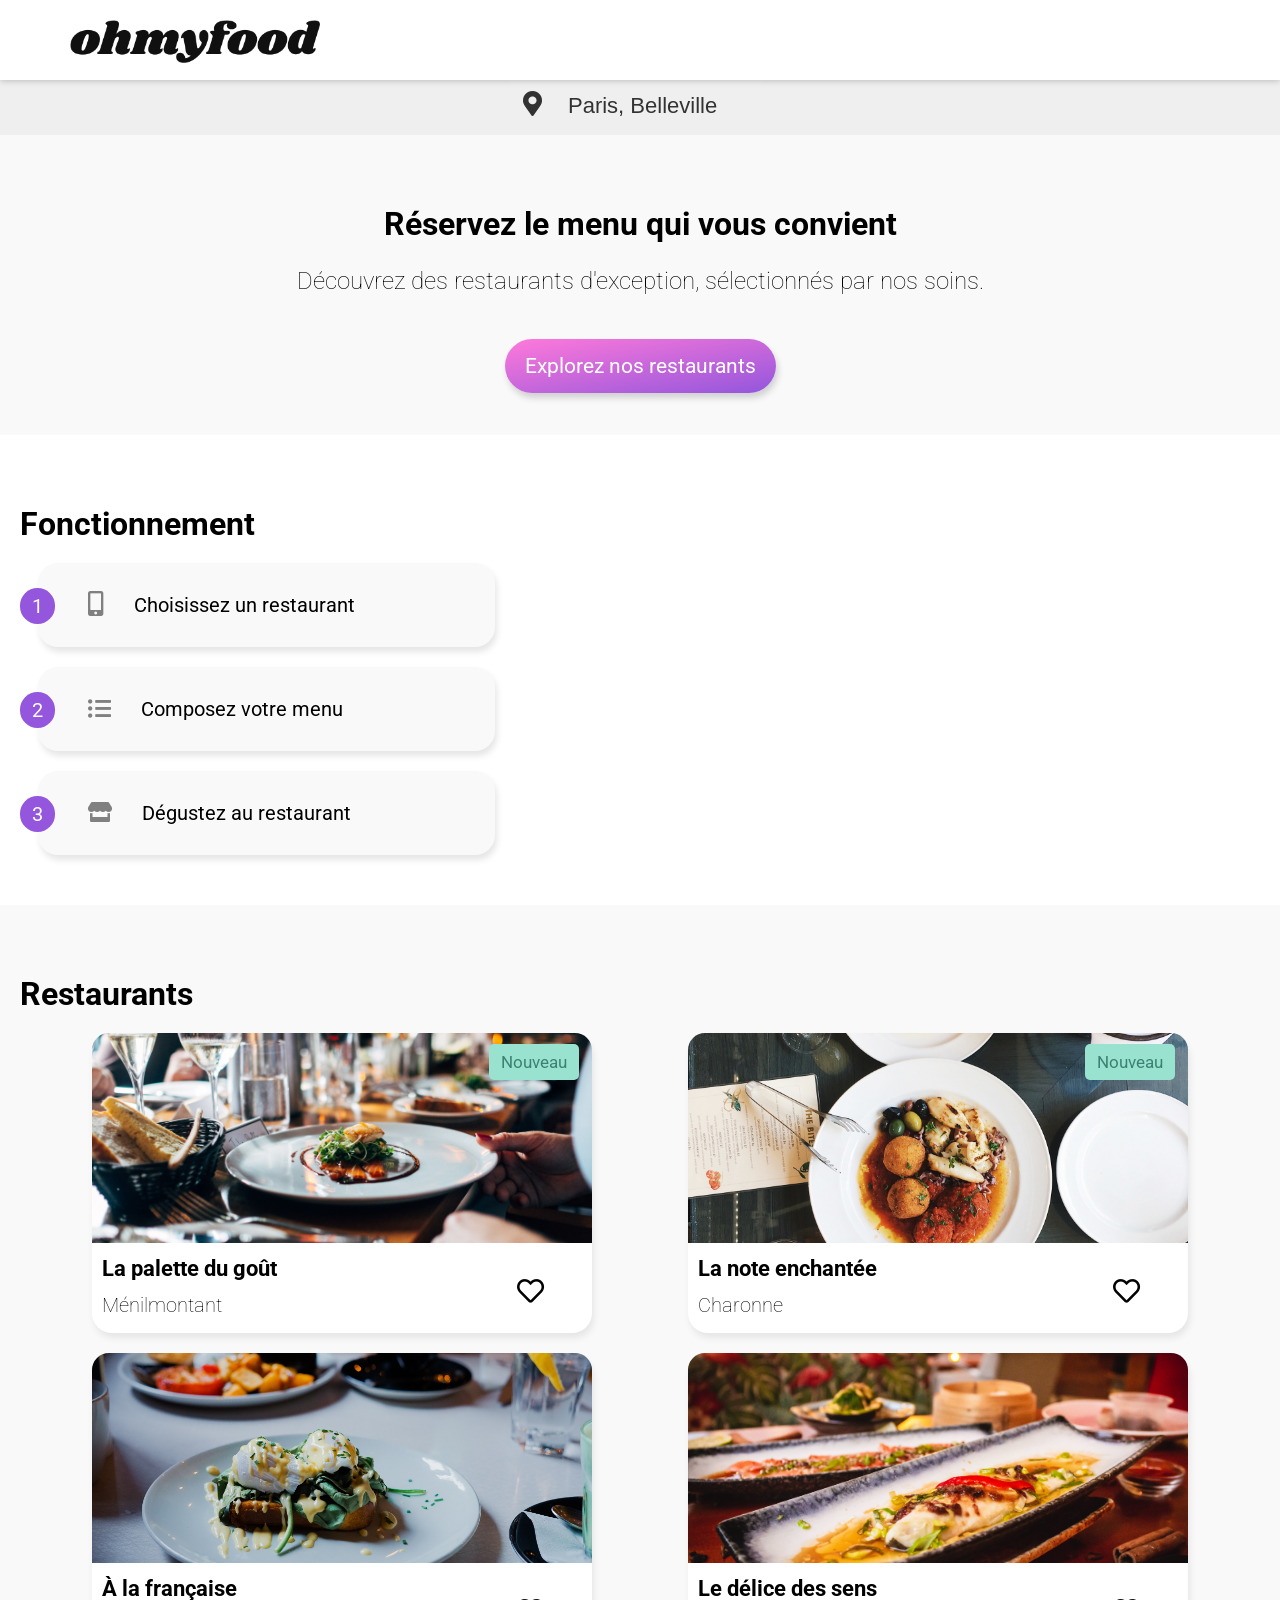
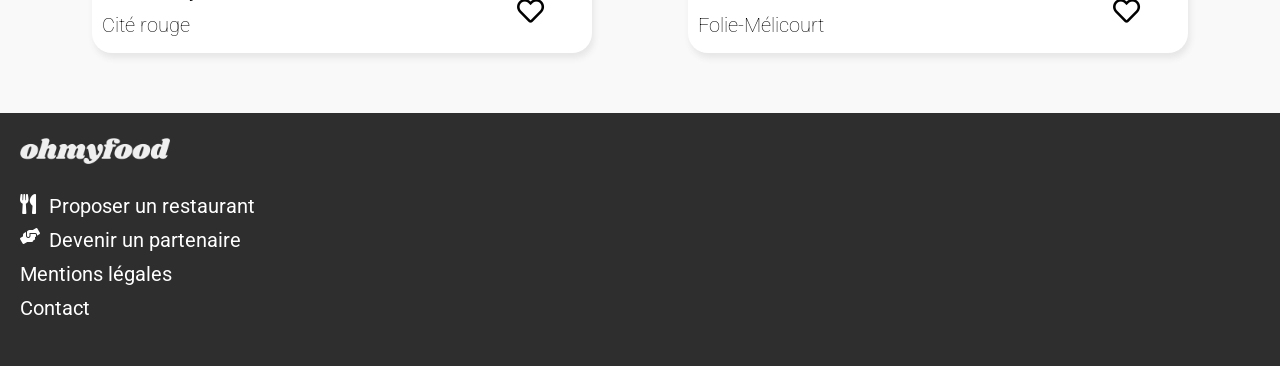
<file: Scripts/index.html>
<!DOCTYPE html>
<html lang="fr">
	<head>
		<meta charset="UTF-8" />
		<meta name="viewport" content="width = device-width, initial-scale=1 ">

		<!-- Fichier CSS -->
		<link rel="stylesheet" href="public/CSS/style.css">
		<!-- Fichier CSS Tablette -->

		<!-- Fichier CSS Téléphone -->


		<!-- Google font - Shrikhand -->
		<link rel="preconnect" href="https://fonts.googleapis.com"> 
		<link rel="preconnect" href="https://fonts.gstatic.com" crossorigin> 
		<link href="https://fonts.googleapis.com/css2?family=Shrikhand&display=swap" rel="stylesheet">

		<!-- Google font - Roboto -->
		<link rel="preconnect" href="https://fonts.googleapis.com"> 
		<link rel="preconnect" href="https://fonts.gstatic.com" crossorigin> 
		<link href="https://fonts.googleapis.com/css2?family=Roboto:ital,wght@0,100;0,300;0,400;0,500;0,700;0,900;1,100;1,300;1,400;1,500;1,700;1,900&display=swap" rel="stylesheet">
		
		<!-- FontAwesome -->
		<link rel="stylesheet" href="https://use.fontawesome.com/releases/v5.15.4/css/all.css" integrity="sha384-DyZ88mC6Up2uqS4h/KRgHuoeGwBcD4Ng9SiP4dIRy0EXTlnuz47vAwmeGwVChigm" crossorigin="anonymous">

		<title>ohmyfood</title>
	</head>

	<body>

		<!-- Bande de chargement -->

		<div class="chargement">
			<div class="load">
				<div class="load__bar load__bar--1"></div>
				<div class="load__bar load__bar--2"></div>
				<div class="load__bar load__bar--3"></div>
				<div class="load__bar load__bar--4"></div>
				<div class="load__bar load__bar--5"></div>
				<div class="load__bar load__bar--6"></div>
				<div class="load__bar load__bar--7"></div>
				<div class="load__bar load__bar--8"></div>
				<div class="load__bar load__bar--9"></div>
				<div class="load__bar load__bar--10"></div>
				<div class="load__bar load__bar--11"></div>
				<div class="load__bar load__bar--12"></div>
			</div>
		</div>

		<div class="page">
			<header class="page__head">

				<!-- Bandeau "Oh My Food" -->
				<figure class="head__fig">
					<img src="public/images/ohmyfood.png" alt="logo-OMF" class="head__img">
				</figure>
			</header>

			<main class="page__main">

				<section class="présentation">

					<!-- Bandeau Localisation -->

					<form method="post" action="#" class="localisation">
						<i class="fas fa-map-marker-alt  localisation__logo"></i>
						<input type="search" name="formulaire" value="Paris, Belleville"  class="localisation__txt">
					</form>

					<!-- Navigation interne -->

					<div class="navigation">
						<h2 class="navigation__titre">Réservez le menu qui <br>vous convient</h2>
							<p class="navigation__txt">Découvrez des restaurants d'exception, <br>sélectionnés par nos soins.</p>
						<nav>
							<button onclick="window.location.href='#restaurants';" name="bouton" class="bouton  navigation__bouton">Explorez nos restaurants</button>
						</nav>
					</div>
				</section>
			
				<!-- Fonctionnement -->
				<section class="fctmt">
					<h2 class="fctmt__titre">Fonctionnement</h2>
						<p class="fctmt__num">1</p>
					<a href="#" class="fctmt__txt">
						<i class="fas fa-mobile-alt  fctmt__logo  fctmt__logo--tel"></i>
						<p>Choisissez un restaurant</p>
					</a>
						<p class="fctmt__num">2</p>
					<a href="#" class="fctmt__txt">
						<i class="fas fa-solid fa-list-ul  fctmt__logo  fctmt__logo--list"></i>
						<p>Composez votre menu</p>
					</a>
						<p class="fctmt__num">3</p>
					<a href="#" class="fctmt__txt">
						<i class="fas fa-solid fa-store  fctmt__logo  fctmt__logo--shop"></i>
						<p>Dégustez au restaurant</p>
					</a>
				</section>

				<!-- Restaurants -->
				<section class="resto" id="restaurants">

					<!-- Titre -->
					<h2 class="resto__titre">Restaurants</h2>

					<!-- Resto 1 -->
					<div class="resto__liste">
						<div class="carte-resto">
							<a href="page-LPDG.html">
								<div class="carte-resto__image">
									<figure class="carte-resto__fig">
										<img src="public/images/lapalettedugout.jpg" alt="img-LPDG" class="carte-resto__img">
									</figure>
								</div>
								<div class="carte-resto__description">
									<div>
										<h3>La palette du goût</h3>
											<p>Ménilmontant</p>
									</div>
								</div>
								<div class="carte-resto__nouv">
									<p>Nouveau</p>
								</div>
							</a>
							<div class="icons-heart">
								<i class="far fa-heart  carte-resto__logo-nouv carte-resto__logo--vide coeur-logo coeur-logo--vide vide"></i>
								<i class="fas fa-heart  carte-resto__logo-nouv carte-resto__logo--plein coeur-logo coeur-logo--plein plein"></i>
							</div>
						</div>

						<!-- Resto 2 -->
						<div class="carte-resto">
							<a href="page-LNE.html">
								<div class="carte-resto__image">
									<figure class="carte-resto__fig">
										<img src="public/images/lanoteenchantee.jpg" alt="img-LNE" class="carte-resto__img">
									</figure>
								</div>
								<div class="carte-resto__description">
									<div>
										<h3>La note enchantée</h3>
											<p>Charonne</p>
									</div>
								</div>
								<div class="carte-resto__nouv">
									<p>Nouveau</p>
								</div>
							</a>
							<div class="icons-heart">
								<i class="far fa-heart  carte-resto__logo-nouv carte-resto__logo--vide coeur-logo coeur-logo--vide vide"></i>
								<i class="fas fa-heart  carte-resto__logo-nouv carte-resto__logo--plein coeur-logo coeur-logo--plein plein"></i>
							</div>
						</div>

						<!-- Resto 3 -->
						<div class="carte-resto">
							<a href="page-ALF.html">
								<div class="carte-resto__image">
									<figure class="carte-resto__fig">
										<img src="public/images/alafrancaise.jpg" alt="img-ALF" class="carte-resto__img">
									</figure>
								</div>
								<div class="carte-resto__description">
									<div>
										<h3>À la française</h3>
											<p>Cité rouge</p>
									</div>	
								</div>
							</a>
							<div class="icons-heart">
								<i class="far fa-heart  carte-resto__logo carte-resto__logo--vide coeur-logo coeur-logo--vide vide"></i>
								<i class="fas fa-heart  carte-resto__logo carte-resto__logo--plein coeur-logo coeur-logo--plein plein"></i>
							</div>
						</div>

						<!-- Resto 4 -->
						<div class="carte-resto">
							<a href="page-LDDS.html">
								<div class="carte-resto__image">
									<figure class="carte-resto__fig">
										<img src="public/images/ledelicedessens.jpg" alt="img-LDDS" class="carte-resto__img">
									</figure>
								</div>
								<div class="carte-resto__description">
									<div>
										<h3>Le délice des sens</h3>
											<p>Folie-Mélicourt</p>
									</div>
								</div>
							</a>
							<div class="icons-heart">
								<i class="far fa-heart  carte-resto__logo carte-resto__logo--vide coeur-logo coeur-logo--vide vide"></i>
								<i class="fas fa-heart  carte-resto__logo carte-resto__logo--plein coeur-logo coeur-logo--plein plein"></i>
							</div>
						</div>
					</div>
				</section>
			</main>

			<!-- Footer -->
			<footer class="page__foot">
				<figure class="foot__fig">
					<img src="public/images/ohmyfood.png" alt="logo-OMF-foot" class="foot__img">
				</figure>
				<ul class="foot__liste">
					<li>
						<a href="#" class="foot__elt">
							<i class="fas fa-solid fa-utensils  foot__logo  foot__logo--knife"></i>
							<p>Proposer un restaurant</p>
						</a>
					</li>
					<li>
						<a href="#" class="foot__elt">
							<i class="fas fa-hands-helping  foot__logo  foot__logo--hand"></i>
							<p>Devenir un partenaire</p>
						</a>
					</li>
					<li>
						<a href="#" class="foot__link">Mentions légales</a>
					</li>
					<li>
						<a href="mailto:#" class="foot__link">Contact</a>
					</li>
				</ul>
			</footer>
		</div>
	</body>

</html>
</file>
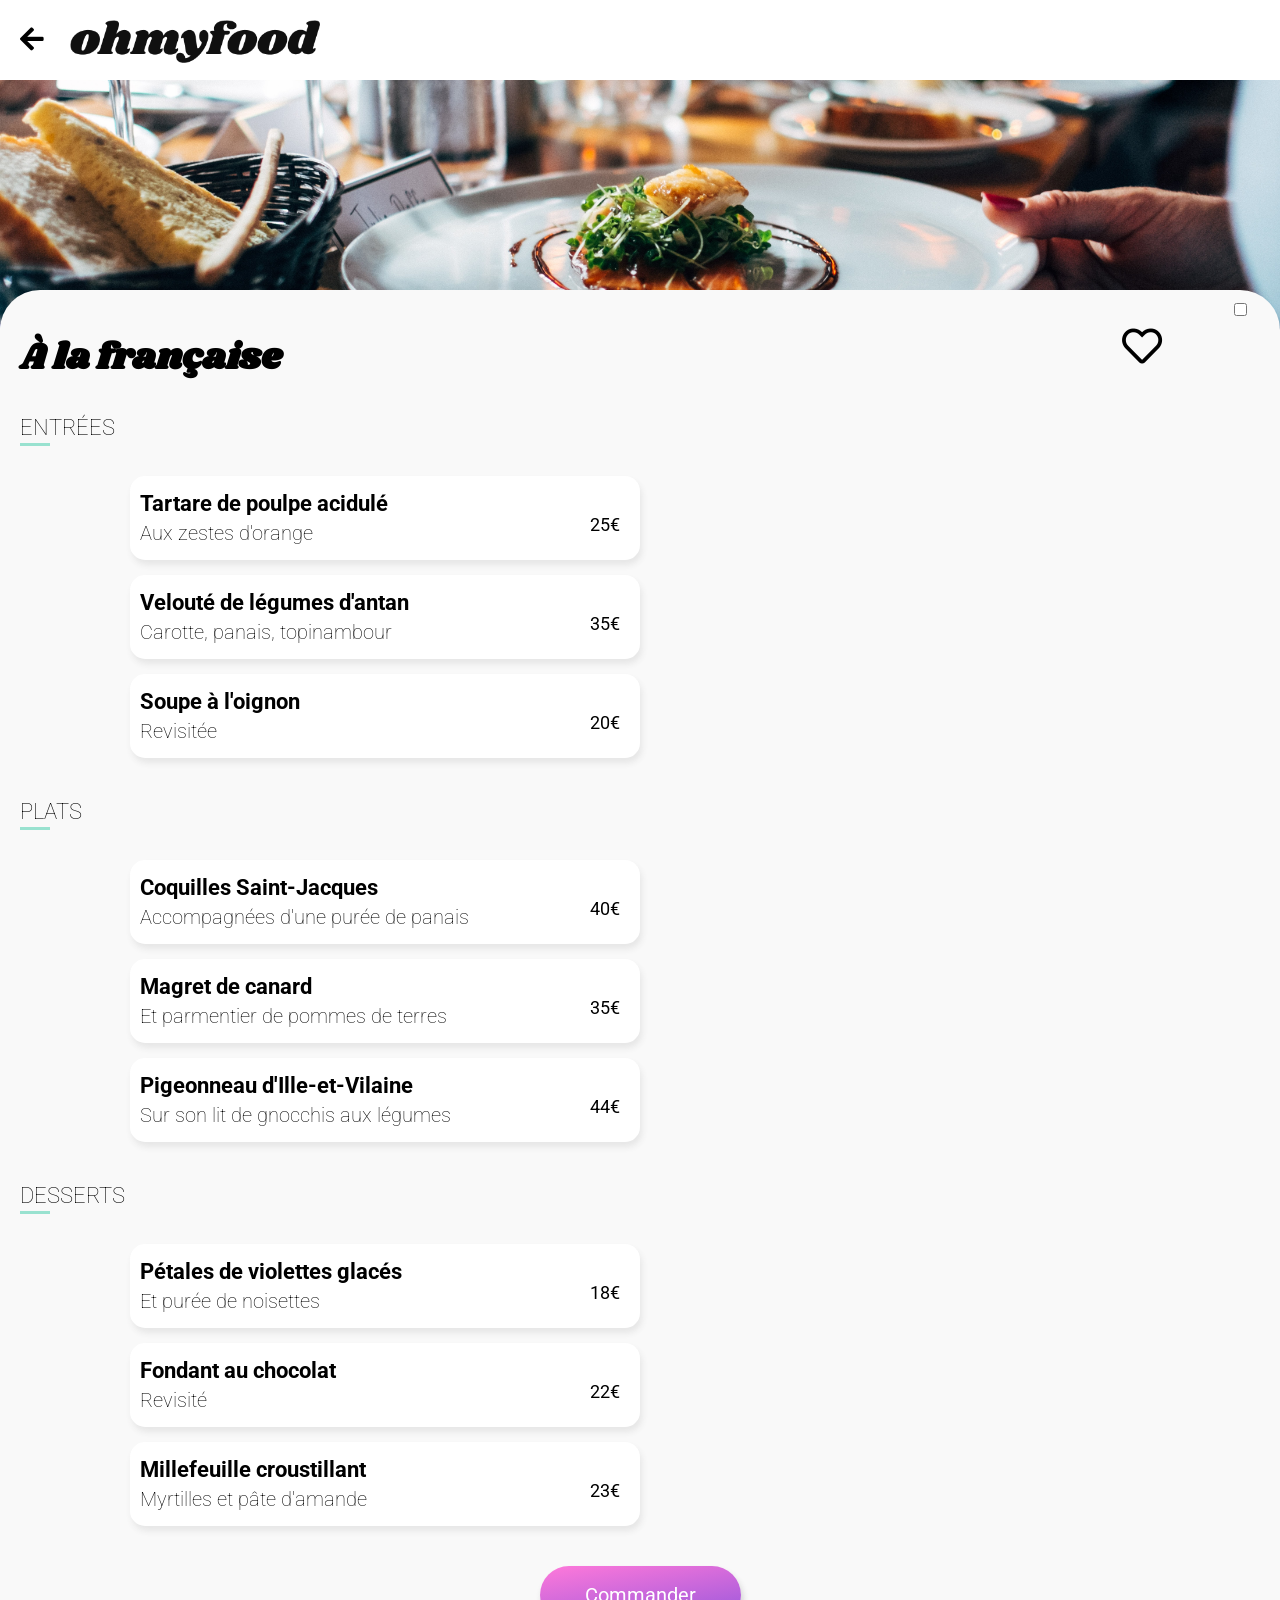
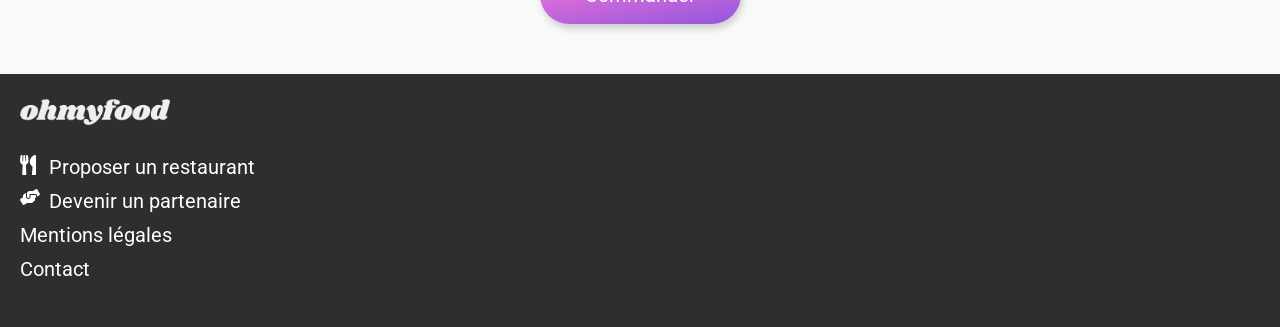
<file: Scripts/page-ALF.html>
<!DOCTYPE html>
<html lang="fr">
	<head>
		<meta charset="UTF-8" />
		<meta name="viewport" content="width = device-width, initial-scale=1 ">

		<!-- Fichier CSS -->
		<link rel="stylesheet" href="public/CSS/style.css">
		<!-- Fichier CSS Tablette -->

		<!-- Fichier CSS Téléphone -->


		<!-- Google font - Shrikhand -->
		<link rel="preconnect" href="https://fonts.googleapis.com"> 
		<link rel="preconnect" href="https://fonts.gstatic.com" crossorigin> 
		<link href="https://fonts.googleapis.com/css2?family=Shrikhand&display=swap" rel="stylesheet">

		<!-- Google font - Roboto -->
		<link rel="preconnect" href="https://fonts.googleapis.com"> 
		<link rel="preconnect" href="https://fonts.gstatic.com" crossorigin> 
		<link href="https://fonts.googleapis.com/css2?family=Roboto:ital,wght@0,100;0,300;0,400;0,500;0,700;0,900;1,100;1,300;1,400;1,500;1,700;1,900&display=swap" rel="stylesheet">
		
		<!-- FontAwesome -->
		<link rel="stylesheet" href="https://use.fontawesome.com/releases/v5.15.4/css/all.css" integrity="sha384-DyZ88mC6Up2uqS4h/KRgHuoeGwBcD4Ng9SiP4dIRy0EXTlnuz47vAwmeGwVChigm" crossorigin="anonymous">

		<title>ohmyfood</title>
	</head>

	<body>
		<header class="page__head">

			<!-- Bandeau "Oh My Food" -->
            <a href="index.html" class="lien-accueil">
			    <i class="fas fa-arrow-left head__logo"></i>
            </a>
            <figure class="head__fig">
				<img src="public/images/ohmyfood.png" alt="logo-OMF" class="head__img">
			</figure>
		</header>

		<main class="page__main">

            <section class="bandeau-image">

				<!-- Bandeau image -->

                <figure class="bandeau__fig">
                    <img src="public/images/lapalettedugout.jpg" alt="img-LPDG" class="bandeau__img">
                </figure>
            </section>

            <section class="section-menu">

                <!-- Menu -->

                <div class="section-menu__titre">
                    <h1>À la française</h1>
                    <div class="icons-heart">
                        <input type="checkbox" id="btnControl"/>
                        <label class="btn" for="btnControl">
                            <i class="far fa-heart  menu__logo menu__logo--vide coeur-logo coeur-logo--vide vide"></i>
                            <i class="fas fa-heart  menu__logo menu__logo--plein coeur-logo coeur-logo--plein plein"></i>
                        </label>
                    </div>
                </div>
                <div class="section-menu__liste section-menu__liste--1">
                    <h4 class="menu__titre">ENTRÉES</h4>
                    <div class="menu__liste menu__liste--1">
                        <div class="menu__nom">
                            <h3>Tartare de poulpe acidulé</h3>
                                <p>Aux zestes d'orange</p>
                        </div>
                        <div class="menu__choix">
                            <div class="menu__prix">
                                <p>25€</p>
                            </div>
                            <div class="menu__validation">
                                <i class="fas fa-check-circle menu__val-logo"></i>
                            </div>
                        </div>
                    </div>

                    <div class="menu__liste menu__liste menu__liste--2">
                        <div class="menu__nom">
                            <h3>Velouté de légumes d'antan</h3>
                                <p>Carotte, panais, topinambour</p>
                        </div>
                        <div class="menu__choix">
                            <div class="menu__prix">
                                <p>35€</p>
                            </div>
                            <div class="menu__validation">
                                <i class="fas fa-check-circle menu__val-logo"></i>
                            </div>
                        </div>
                    </div>

                    <div class="menu__liste menu__liste menu__liste--3">
                        <div class="menu__nom">
                            <h3>Soupe à l'oignon</h3>
                                <p>Revisitée</p>
                        </div>
                        <div class="menu__choix">
                            <div class="menu__prix">
                                <p>20€</p>
                            </div>
                            <div class="menu__validation">
                                <i class="fas fa-check-circle menu__val-logo"></i>
                            </div>
                        </div>
                    </div>
                </div>

                <div class="section-menu__liste section-menu__liste--2">
                    <h4 class="menu__titre">PLATS</h4>
                    <div class="menu__liste menu__liste menu__liste--4">
                        <div class="menu__nom">
                            <h3>Coquilles Saint-Jacques</h3>
                                <p>Accompagnées d'une purée de panais</p>
                        </div>
                        <div class="menu__choix">
                            <div class="menu__prix">
                                <p>40€</p>
                            </div>
                            <div class="menu__validation">
                                <i class="fas fa-check-circle menu__val-logo"></i>
                            </div>
                        </div>
                    </div>

                    <div class="menu__liste menu__liste menu__liste--5">
                        <div class="menu__nom">
                            <h3>Magret de canard</h3>
                                <p>Et parmentier de pommes de terres</p>
                        </div>
                        <div class="menu__choix">
                            <div class="menu__prix">
                                <p>35€</p>
                            </div>
                            <div class="menu__validation">
                                <i class="fas fa-check-circle menu__val-logo"></i>
                            </div>
                        </div>
                    </div>

                    <div class="menu__liste menu__liste menu__liste--6">
                        <div class="menu__nom">
                            <h3>Pigeonneau d'Ille-et-Vilaine</h3>
                                <p>Sur son lit de gnocchis aux légumes</p>
                        </div>
                        <div class="menu__choix">
                            <div class="menu__prix">
                                <p>44€</p>
                            </div>
                            <div class="menu__validation">
                                <i class="fas fa-check-circle menu__val-logo"></i>
                            </div>
                        </div>
                    </div>
                </div>

                <div class="section-menu__liste section-menu__liste--3">
                    <h4 class="menu__titre">DESSERTS</h4>
                    <div class="menu__liste menu__liste menu__liste--7">
                        <div class="menu__nom">
                            <h3>Pétales de violettes glacés</h3>
                                <p>Et purée de noisettes</p>
                        </div>
                        <div class="menu__choix">
                            <div class="menu__prix">
                                <p>18€</p>
                            </div>
                            <div class="menu__validation">
                                <i class="fas fa-check-circle menu__val-logo"></i>
                            </div>
                        </div>
                    </div>
    
                    <div class="menu__liste menu__liste menu__liste--8">
                        <div class="menu__nom">
                            <h3>Fondant au chocolat</h3>
                                <p>Revisité</p>
                        </div>
                        <div class="menu__choix">
                            <div class="menu__prix">
                                <p>22€</p>
                            </div>
                            <div class="menu__validation">
                                <i class="fas fa-check-circle menu__val-logo"></i>
                            </div>
                        </div>
                    </div>
    
                    <div class="menu__liste menu__liste menu__liste--9">
                        <div class="menu__nom">
                            <h3>Millefeuille croustillant</h3>
                                <p>Myrtilles et pâte d'amande</p>
                        </div>
                        <div class="menu__choix">
                            <div class="menu__prix">
                                <p>23€</p>
                            </div>
                            <div class="menu__validation">
                                <i class="fas fa-check-circle menu__val-logo"></i>
                            </div>
                        </div>
                    </div>
                </div>

                <nav>
                    <button type="submit" name="bouton" class="bouton bouton__commander">Commander</button>
                </nav>

            </section>
            
        </main>

		<footer class="page__foot">
			<figure class="foot__fig">
				<img src="public/images/ohmyfood.png" alt="logo-OMF-foot" class="foot__img">
			</figure>
			<ul class="foot__liste">
				<li>
					<a href="#" class="foot__elt">
						<i class="fas fa-solid fa-utensils  foot__logo  foot__logo--knife"></i>
						<p>Proposer un restaurant</p>
					</a>
				</li>
				<li>
					<a href="#" class="foot__elt">
						<i class="fas fa-hands-helping  foot__logo  foot__logo--hand"></i>
						<p>Devenir un partenaire</p>
					</a>
				</li>
				<li>
					<a href="#" class="foot__link">Mentions légales</a>
				</li>
				<li>
					<a href="mailto:#" class="foot__link">Contact</a>
				</li>
			</ul>
		</footer>
	</body>

</html>
</file>
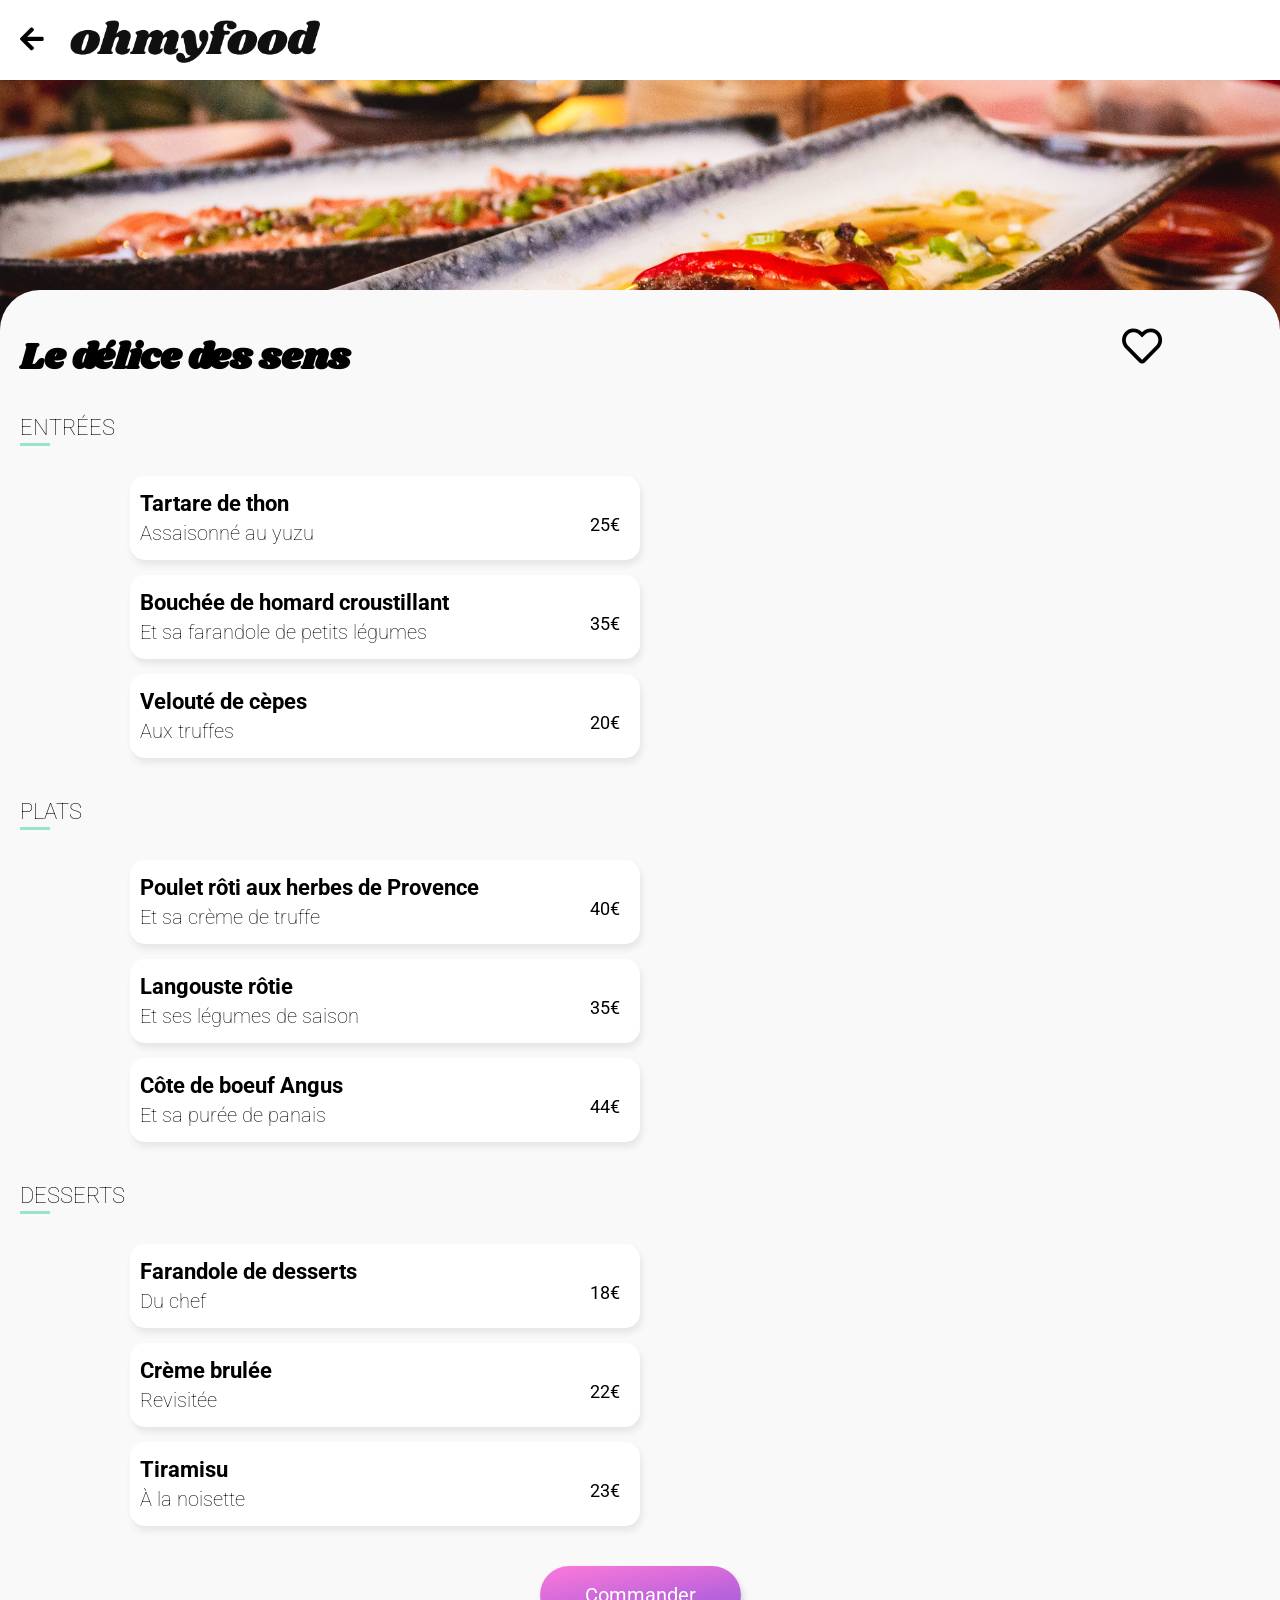
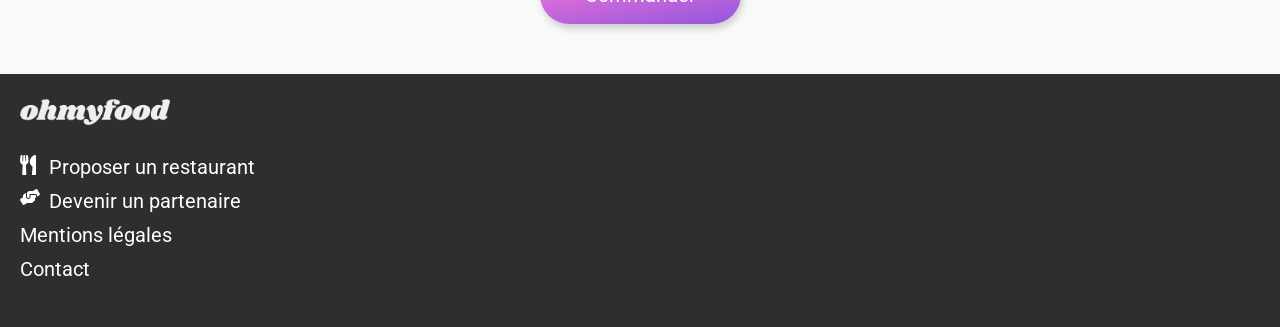
<file: Scripts/page-LDDS.html>
<!DOCTYPE html>
<html lang="fr">
	<head>
		<meta charset="UTF-8" />
		<meta name="viewport" content="width = device-width, initial-scale=1 ">

		<!-- Fichier CSS -->
		<link rel="stylesheet" href="public/CSS/style.css">

		<!-- Google font - Shrikhand -->
		<link rel="preconnect" href="https://fonts.googleapis.com"> 
		<link rel="preconnect" href="https://fonts.gstatic.com" crossorigin> 
		<link href="https://fonts.googleapis.com/css2?family=Shrikhand&display=swap" rel="stylesheet">

		<!-- Google font - Roboto -->
		<link rel="preconnect" href="https://fonts.googleapis.com"> 
		<link rel="preconnect" href="https://fonts.gstatic.com" crossorigin> 
		<link href="https://fonts.googleapis.com/css2?family=Roboto:ital,wght@0,100;0,300;0,400;0,500;0,700;0,900;1,100;1,300;1,400;1,500;1,700;1,900&display=swap" rel="stylesheet">
		
		<!-- FontAwesome -->
		<link rel="stylesheet" href="https://use.fontawesome.com/releases/v5.15.4/css/all.css" integrity="sha384-DyZ88mC6Up2uqS4h/KRgHuoeGwBcD4Ng9SiP4dIRy0EXTlnuz47vAwmeGwVChigm" crossorigin="anonymous">

		<title>le délice des sens</title>
	</head>

	<body>
		<header class="page__head">

			<!-- Bandeau "Oh My Food" -->
            <a href="index.html" class="lien-accueil">
			    <i class="fas fa-arrow-left head__logo"></i>
            </a>
            <figure class="head__fig">
				<img src="public/images/ohmyfood.png" alt="logo-OMF" class="head__img">
			</figure>
		</header>

		<main class="page__main">

            <section class="bandeau-image">

				<!-- Bandeau image -->

                <figure class="bandeau__fig">
                    <img src="public/images/ledelicedessens.jpg" alt="img-LDDS" class="bandeau__img">
                </figure>
            </section>

            <section class="section-menu">

                <!-- Menu -->

                <div class="section-menu__titre">
                    <h1>Le délice des sens</h1>
                    <div class="icons-heart">
                        <i class="far fa-heart  menu__logo menu__logo--vide coeur-logo coeur-logo--vide vide"></i>
                        <i class="fas fa-heart  menu__logo menu__logo--plein coeur-logo coeur-logo--plein plein"></i>
                    </div>
                </div>

                <!-- ENTREES -->
                <div class="section-menu__liste section-menu__liste--1">

                    <!-- Titre -->
                    <h4 class="menu__titre">ENTRÉES</h4>

                    <!-- Entrée 1 -->
                    <div class="menu__liste menu__liste--1">
                        <div class="menu__nom">
                            <h3 class="overflow-ellipsis">Tartare de thon</h3>
                                <p class="overflow-ellipsis">Assaisonné au yuzu</p>
                        </div>
                        <div class="menu__choix">
                            <div class="menu__prix">
                                <p>25€</p>
                            </div>
                            <div class="menu__validation">
                                <div class="menu__validation-logo">
                                    <i class="fas fa-check-circle menu__val-logo"></i>
                                </div>
                            </div>
                        </div>
                    </div>

                    <!-- Entrée 2 -->
                    <div class="menu__liste menu__liste menu__liste--2">
                        <div class="menu__nom">
                            <h3 class="overflow-ellipsis">Bouchée de homard croustillant </h3>
                                <p class="overflow-ellipsis">Et sa farandole de petits légumes</p>
                        </div>
                        <div class="menu__choix">
                            <div class="menu__prix">
                                <p>35€</p>
                            </div>
                            <div class="menu__validation">
                                <div class="menu__validation-logo">
                                    <i class="fas fa-check-circle menu__val-logo"></i>
                                </div>
                            </div>
                        </div>
                    </div>

                    <!-- Entrée 3 -->
                    <div class="menu__liste menu__liste menu__liste--3">
                        <div class="menu__nom">
                            <h3 class="overflow-ellipsis">Velouté de cèpes</h3>
                                <p class="overflow-ellipsis">Aux truffes</p>
                        </div>
                        <div class="menu__choix">
                            <div class="menu__prix">
                                <p>20€</p>
                            </div>
                            <div class="menu__validation">
                                <div class="menu__validation-logo">
                                    <i class="fas fa-check-circle menu__val-logo"></i>
                                </div>
                            </div>
                        </div>
                    </div>
                </div>

                <!-- PLATS -->
                <div class="section-menu__liste section-menu__liste--2">

                    <!-- Titre -->
                    <h4 class="menu__titre">PLATS</h4>

                    <!-- Plat 1 -->
                    <div class="menu__liste menu__liste menu__liste--4">
                        <div class="menu__nom">
                            <h3 class="overflow-ellipsis">Poulet rôti aux herbes de Provence </h3>
                                <p class="overflow-ellipsis">Et sa crème de truffe</p>
                        </div>
                        <div class="menu__choix">
                            <div class="menu__prix">
                                <p>40€</p>
                            </div>
                            <div class="menu__validation">
                                <div class="menu__validation-logo">
                                    <i class="fas fa-check-circle menu__val-logo"></i>
                                </div>
                            </div>
                        </div>
                    </div>
                    
                    <!-- Plat 2 -->
                    <div class="menu__liste menu__liste menu__liste--5">
                        <div class="menu__nom">
                            <h3 class="overflow-ellipsis">Langouste rôtie</h3>
                                <p class="overflow-ellipsis">Et ses légumes de saison</p>
                        </div>
                        <div class="menu__choix">
                            <div class="menu__prix">
                                <p>35€</p>
                            </div>
                            <div class="menu__validation">
                                <div class="menu__validation-logo">
                                    <i class="fas fa-check-circle menu__val-logo"></i>
                                </div>
                            </div>
                        </div>
                    </div>

                    <!-- Plat 3 -->
                    <div class="menu__liste menu__liste menu__liste--6">
                        <div class="menu__nom">
                            <h3 class="overflow-ellipsis">Côte de boeuf Angus</h3>
                                <p class="overflow-ellipsis">Et sa purée de panais</p>
                        </div>
                        <div class="menu__choix">
                            <div class="menu__prix">
                                <p>44€</p>
                            </div>
                            <div class="menu__validation">
                                <div class="menu__validation-logo">
                                    <i class="fas fa-check-circle menu__val-logo"></i>
                                </div>
                            </div>
                        </div>
                    </div>
                </div>

                <!-- DESSERTS -->
                <div class="section-menu__liste section-menu__liste--3">

                    <!-- Titre -->
                    <h4 class="menu__titre">DESSERTS</h4>

                    <!-- Dessert 1 -->
                    <div class="menu__liste menu__liste menu__liste--7">
                        <div class="menu__nom">
                            <h3 class="overflow-ellipsis">Farandole de desserts</h3>
                                <p class="overflow-ellipsis">Du chef</p>
                        </div>
                        <div class="menu__choix">
                            <div class="menu__prix">
                                <p>18€</p>
                            </div>
                            <div class="menu__validation">
                                <div class="menu__validation-logo">
                                    <i class="fas fa-check-circle menu__val-logo"></i>
                                </div>
                            </div>
                        </div>
                    </div>
                    
                    <!-- Dessert 2 -->
                    <div class="menu__liste menu__liste menu__liste--8">
                        <div class="menu__nom">
                            <h3 class="overflow-ellipsis">Crème brulée </h3>
                                <p class="overflow-ellipsis">Revisitée</p>
                        </div>
                        <div class="menu__choix">
                            <div class="menu__prix">
                                <p>22€</p>
                            </div>
                            <div class="menu__validation">
                                <div class="menu__validation-logo">
                                    <i class="fas fa-check-circle menu__val-logo"></i>
                                </div>
                            </div>
                        </div>
                    </div>

                    <!-- Dessert 3 -->
                    <div class="menu__liste menu__liste menu__liste--9">
                        <div class="menu__nom">
                            <h3 class="overflow-ellipsis">Tiramisu </h3>
                                <p class="overflow-ellipsis">À la noisette</p>
                        </div>
                        <div class="menu__choix">
                            <div class="menu__prix">
                                <p>23€</p>
                            </div>
                            <div class="menu__validation">
                                <div class="menu__validation-logo">
                                    <i class="fas fa-check-circle menu__val-logo"></i>
                                </div>
                            </div>
                        </div>
                    </div>
                </div>

                <!-- Bouton -->
                <nav>
                    <button type="submit" name="bouton" class="bouton bouton__commander">Commander</button>
                </nav>
            </section>
        </main>

        <!-- Footer -->
		<footer class="page__foot">
			<figure class="foot__fig">
				<img src="public/images/ohmyfood.png" alt="logo-OMF-foot" class="foot__img">
			</figure>
			<ul class="foot__liste">
				<li>
					<a href="#" class="foot__elt">
						<i class="fas fa-solid fa-utensils  foot__logo  foot__logo--knife"></i>
						<p>Proposer un restaurant</p>
					</a>
				</li>
				<li>
					<a href="#" class="foot__elt">
						<i class="fas fa-hands-helping  foot__logo  foot__logo--hand"></i>
						<p>Devenir un partenaire</p>
					</a>
				</li>
				<li>
					<a href="#" class="foot__link">Mentions légales</a>
				</li>
				<li>
					<a href="mailto:#" class="foot__link">Contact</a>
				</li>
			</ul>
		</footer>
	</body>
</html>
</file>
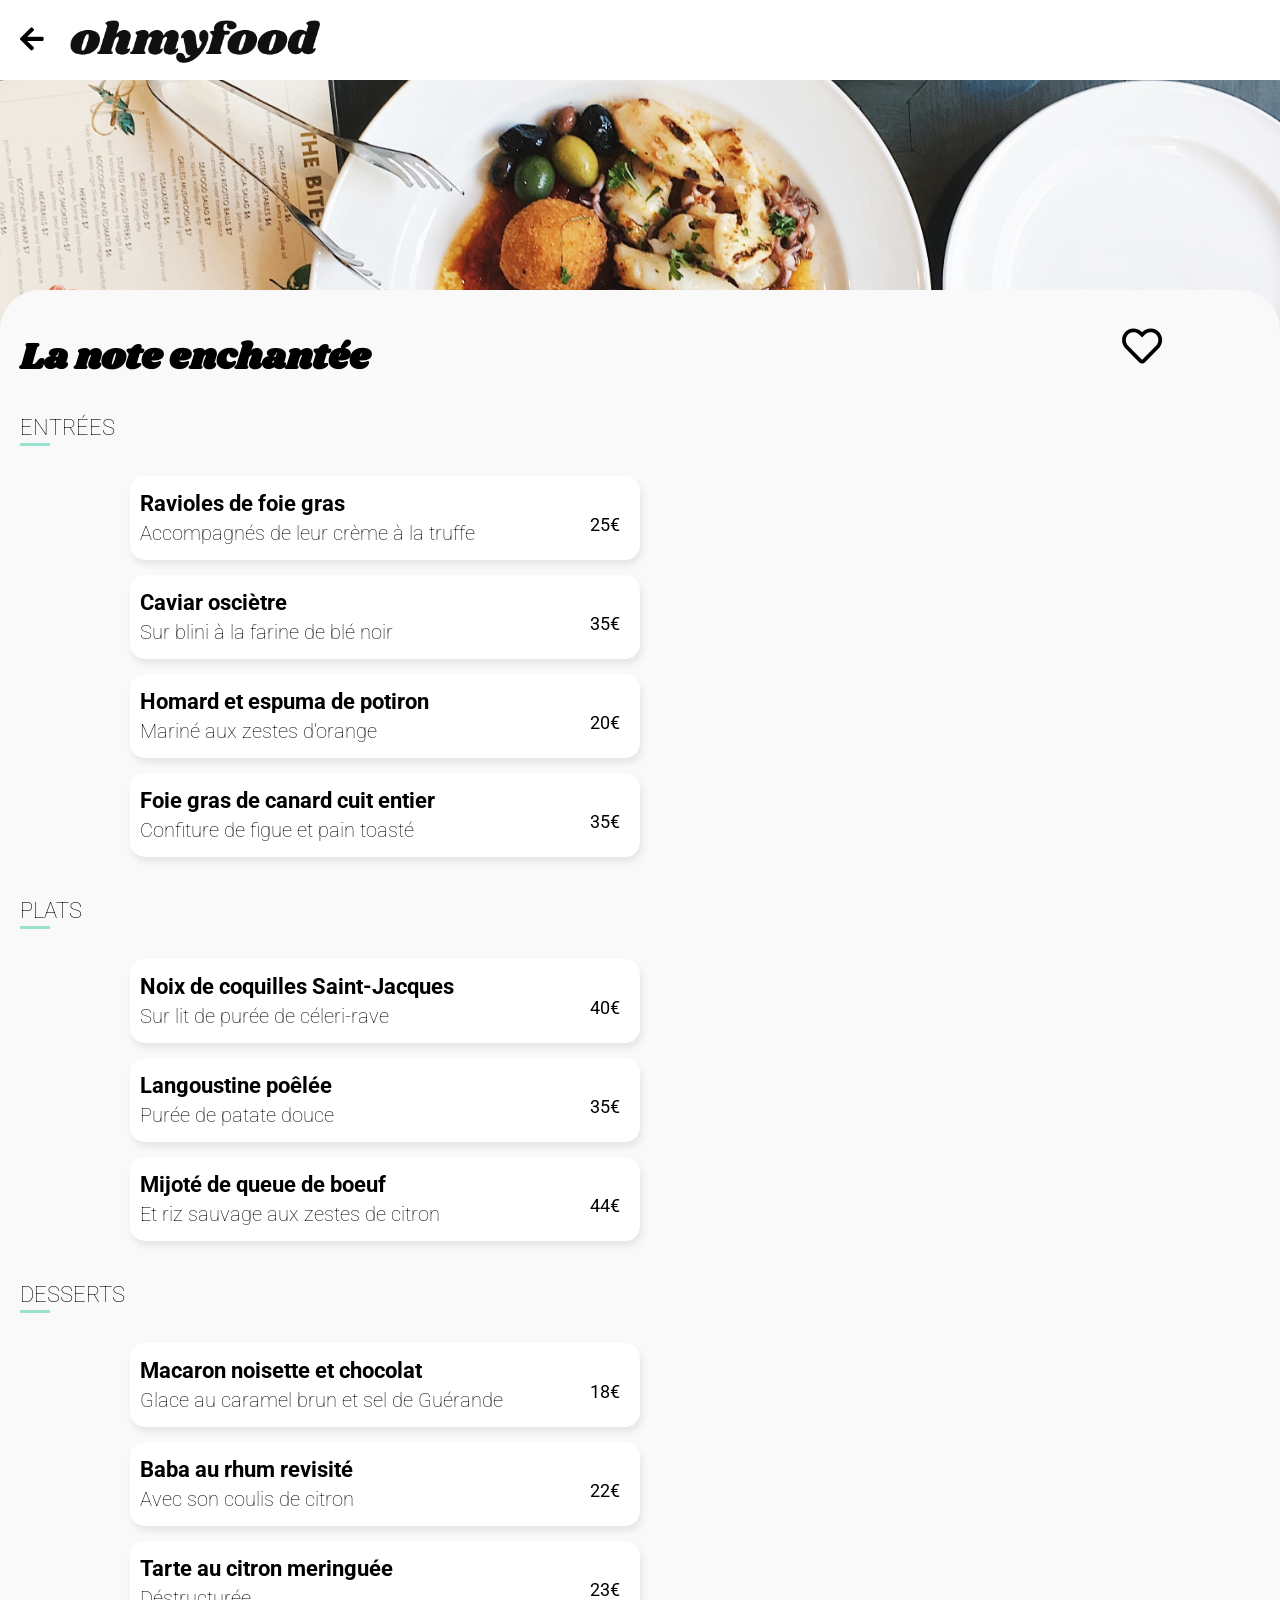
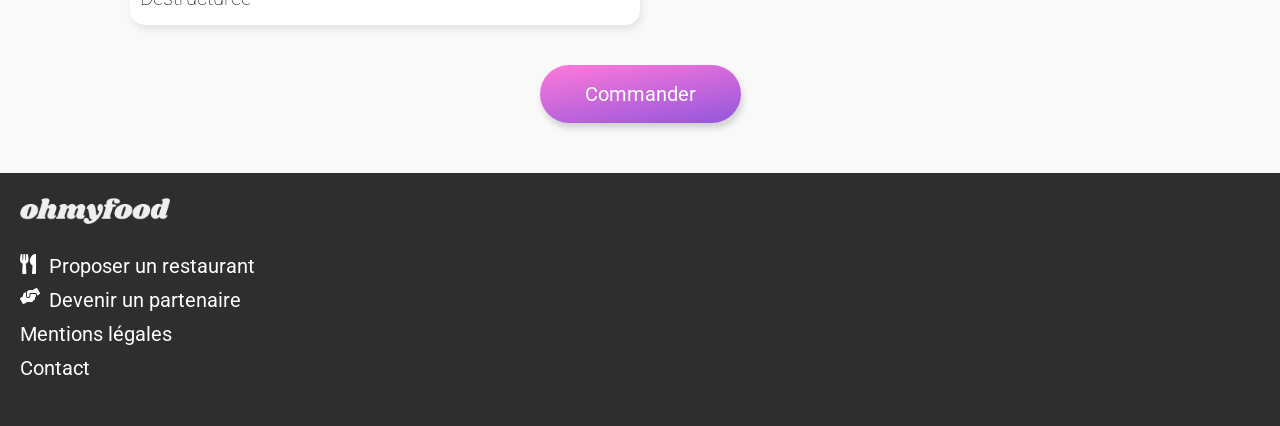
<file: Scripts/page-LNE.html>
<!DOCTYPE html>
<html lang="fr">
	<head>
		<meta charset="UTF-8" />
		<meta name="viewport" content="width = device-width, initial-scale=1 ">

		<!-- Fichier CSS -->
		<link rel="stylesheet" href="public/CSS/style.css">

		<!-- Google font - Shrikhand -->
		<link rel="preconnect" href="https://fonts.googleapis.com"> 
		<link rel="preconnect" href="https://fonts.gstatic.com" crossorigin> 
		<link href="https://fonts.googleapis.com/css2?family=Shrikhand&display=swap" rel="stylesheet">

		<!-- Google font - Roboto -->
		<link rel="preconnect" href="https://fonts.googleapis.com"> 
		<link rel="preconnect" href="https://fonts.gstatic.com" crossorigin> 
		<link href="https://fonts.googleapis.com/css2?family=Roboto:ital,wght@0,100;0,300;0,400;0,500;0,700;0,900;1,100;1,300;1,400;1,500;1,700;1,900&display=swap" rel="stylesheet">
		
		<!-- FontAwesome -->
		<link rel="stylesheet" href="https://use.fontawesome.com/releases/v5.15.4/css/all.css" integrity="sha384-DyZ88mC6Up2uqS4h/KRgHuoeGwBcD4Ng9SiP4dIRy0EXTlnuz47vAwmeGwVChigm" crossorigin="anonymous">

		<title>la note enchantée</title>
	</head>

	<body>
		<header class="page__head">

			<!-- Bandeau "Oh My Food" -->
            <a href="index.html" class="lien-accueil">
			    <i class="fas fa-arrow-left head__logo"></i>
            </a>
            <figure class="head__fig">
				<img src="public/images/ohmyfood.png" alt="logo-OMF" class="head__img">
			</figure>
		</header>

		<main class="page__main">

            <section class="bandeau-image">

				<!-- Bandeau image -->

                <figure class="bandeau__fig">
                    <img src="public/images/lanoteenchantee.jpg" alt="img-LNE" class="bandeau__img">
                </figure>
            </section>

            <section class="section-menu">

                <!-- Menu -->

                <div class="section-menu__titre">
                    <h1>La note enchantée</h1>
                    <div class="icons-heart">
                        <i class="far fa-heart  menu__logo menu__logo--vide coeur-logo coeur-logo--vide vide"></i>
                        <i class="fas fa-heart  menu__logo menu__logo--plein coeur-logo coeur-logo--plein plein"></i>
                    </div>
                </div>

                <!-- ENTREES -->
                <div class="section-menu__liste section-menu__liste--1">

                    <!-- Titre -->
                    <h4 class="menu__titre">ENTRÉES</h4>

                    <!-- Entrée 1 -->
                    <div class="menu__liste menu__liste--1">
                        <div class="menu__nom">
                            <h3 class="overflow-ellipsis">Ravioles de foie gras</h3>
                                <p class="overflow-ellipsis">Accompagnés de leur crème à la truffe</p>
                        </div>
                        <div class="menu__choix">
                            <div class="menu__prix">
                                <p>25€</p>
                            </div>
                            <div class="menu__validation">
                                <div class="menu__validation-logo">
                                    <i class="fas fa-check-circle menu__val-logo"></i>
                                </div>
                            </div>
                        </div>
                    </div>

                    <!-- Entrée 2 -->
                    <div class="menu__liste menu__liste menu__liste--2">
                        <div class="menu__nom">
                            <h3 class="overflow-ellipsis">Caviar osciètre</h3>
                                <p class="overflow-ellipsis">Sur blini à la farine de blé noir</p>
                        </div>
                        <div class="menu__choix">
                            <div class="menu__prix">
                                <p>35€</p>
                            </div>
                            <div class="menu__validation">
                                <div class="menu__validation-logo">
                                    <i class="fas fa-check-circle menu__val-logo"></i>
                                </div>
                            </div>
                        </div>
                    </div>

                    <!-- Entrée 3 -->
                    <div class="menu__liste menu__liste menu__liste--3">
                        <div class="menu__nom">
                            <h3 class="overflow-ellipsis">Homard et espuma de potiron</h3>
                                <p class="overflow-ellipsis">Mariné aux zestes d'orange</p>
                        </div>
                        <div class="menu__choix">
                            <div class="menu__prix">
                                <p>20€</p>
                            </div>
                            <div class="menu__validation">
                                <div class="menu__validation-logo">
                                    <i class="fas fa-check-circle menu__val-logo"></i>
                                </div>
                            </div>
                        </div>
                    </div>

                    <!-- Entrée 4 -->
                    <div class="menu__liste menu__liste menu__liste--4">
                        <div class="menu__nom">
                            <h3 class="overflow-ellipsis">Foie gras de canard cuit entier</h3>
                                <p class="overflow-ellipsis">Confiture de figue et pain toasté</p>
                        </div>
                        <div class="menu__choix">
                            <div class="menu__prix">
                                <p>35€</p>
                            </div>
                            <div class="menu__validation">
                                <div class="menu__validation-logo">
                                    <i class="fas fa-check-circle menu__val-logo"></i>
                                </div>
                            </div>
                        </div>
                    </div>
                </div>

                <!-- PLATS -->
                <div class="section-menu__liste section-menu__liste--2">

                    <!-- Titre -->
                    <h4 class="menu__titre">PLATS</h4>

                    <!-- Plat 1 -->
                    <div class="menu__liste menu__liste menu__liste--5">
                        <div class="menu__nom">
                            <h3 class="overflow-ellipsis">Noix de coquilles Saint-Jacques</h3>
                                <p class="overflow-ellipsis">Sur lit de purée de céleri-rave</p>
                        </div>
                        <div class="menu__choix">
                            <div class="menu__prix">
                                <p>40€</p>
                            </div>
                            <div class="menu__validation">
                                <div class="menu__validation-logo">
                                    <i class="fas fa-check-circle menu__val-logo"></i>
                                </div>
                            </div>
                        </div>
                    </div>
                    
                    <!-- Plat 2 -->
                    <div class="menu__liste menu__liste menu__liste--6">
                        <div class="menu__nom">
                            <h3 class="overflow-ellipsis">Langoustine poêlée</h3>
                                <p class="overflow-ellipsis">Purée de patate douce</p>
                        </div>
                        <div class="menu__choix">
                            <div class="menu__prix">
                                <p>35€</p>
                            </div>
                            <div class="menu__validation">
                                <div class="menu__validation-logo">
                                    <i class="fas fa-check-circle menu__val-logo"></i>
                                </div>
                            </div>
                        </div>
                    </div>

                    <!-- Plat 3 -->
                    <div class="menu__liste menu__liste menu__liste--7">
                        <div class="menu__nom">
                            <h3 class="overflow-ellipsis">Mijoté de queue de boeuf </h3>
                                <p class="overflow-ellipsis">Et riz sauvage aux zestes de citron</p>
                        </div>
                        <div class="menu__choix">
                            <div class="menu__prix">
                                <p>44€</p>
                            </div>
                            <div class="menu__validation">
                                <div class="menu__validation-logo">
                                    <i class="fas fa-check-circle menu__val-logo"></i>
                                </div>
                            </div>
                        </div>
                    </div>
                </div>

                <!-- DESSERTS -->
                <div class="section-menu__liste section-menu__liste--3">

                    <!-- Titre -->
                    <h4 class="menu__titre">DESSERTS</h4>

                    <!-- Dessert 1 -->
                    <div class="menu__liste menu__liste menu__liste--8">
                        <div class="menu__nom">
                            <h3 class="overflow-ellipsis">Macaron noisette et chocolat</h3>
                                <p class="overflow-ellipsis">Glace au caramel brun et sel de Guérande</p>
                        </div>
                        <div class="menu__choix">
                            <div class="menu__prix">
                                <p>18€</p>
                            </div>
                            <div class="menu__validation">
                                <div class="menu__validation-logo">
                                    <i class="fas fa-check-circle menu__val-logo"></i>
                                </div>
                            </div>
                        </div>
                    </div>
                    
                    <!-- Dessert 2 -->
                    <div class="menu__liste menu__liste menu__liste--9">
                        <div class="menu__nom">
                            <h3 class="overflow-ellipsis">Baba au rhum revisité </h3>
                                <p class="overflow-ellipsis">Avec son coulis de citron</p>
                        </div>
                        <div class="menu__choix">
                            <div class="menu__prix">
                                <p>22€</p>
                            </div>
                            <div class="menu__validation">
                                <div class="menu__validation-logo">
                                    <i class="fas fa-check-circle menu__val-logo"></i>
                                </div>
                            </div>
                        </div>
                    </div>
    
                    <!-- Dessert 3 -->
                    <div class="menu__liste menu__liste menu__liste--10">
                        <div class="menu__nom">
                            <h3 class="overflow-ellipsis">Tarte au citron meringuée</h3>
                                <p class="overflow-ellipsis">Déstructurée</p>
                        </div>
                        <div class="menu__choix">
                            <div class="menu__prix">
                                <p>23€</p>
                            </div>
                            <div class="menu__validation">
                                <div class="menu__validation-logo">
                                    <i class="fas fa-check-circle menu__val-logo"></i>
                                </div>
                            </div>
                        </div>
                    </div>
                </div>

                <!-- Bouton -->
                <nav>
                    <button type="submit" name="bouton" class="bouton bouton__commander">Commander</button>
                </nav>
            </section>
        </main>

        <!-- Footer -->
		<footer class="page__foot">
			<figure class="foot__fig">
				<img src="public/images/ohmyfood.png" alt="logo-OMF-foot" class="foot__img">
			</figure>
			<ul class="foot__liste">
				<li>
					<a href="#" class="foot__elt">
						<i class="fas fa-solid fa-utensils  foot__logo  foot__logo--knife"></i>
						<p>Proposer un restaurant</p>
					</a>
				</li>
				<li>
					<a href="#" class="foot__elt">
						<i class="fas fa-hands-helping  foot__logo  foot__logo--hand"></i>
						<p>Devenir un partenaire</p>
					</a>
				</li>
				<li>
					<a href="#" class="foot__link">Mentions légales</a>
				</li>
				<li>
					<a href="mailto:#" class="foot__link">Contact</a>
				</li>
			</ul>
		</footer>
	</body>
</html>
</file>
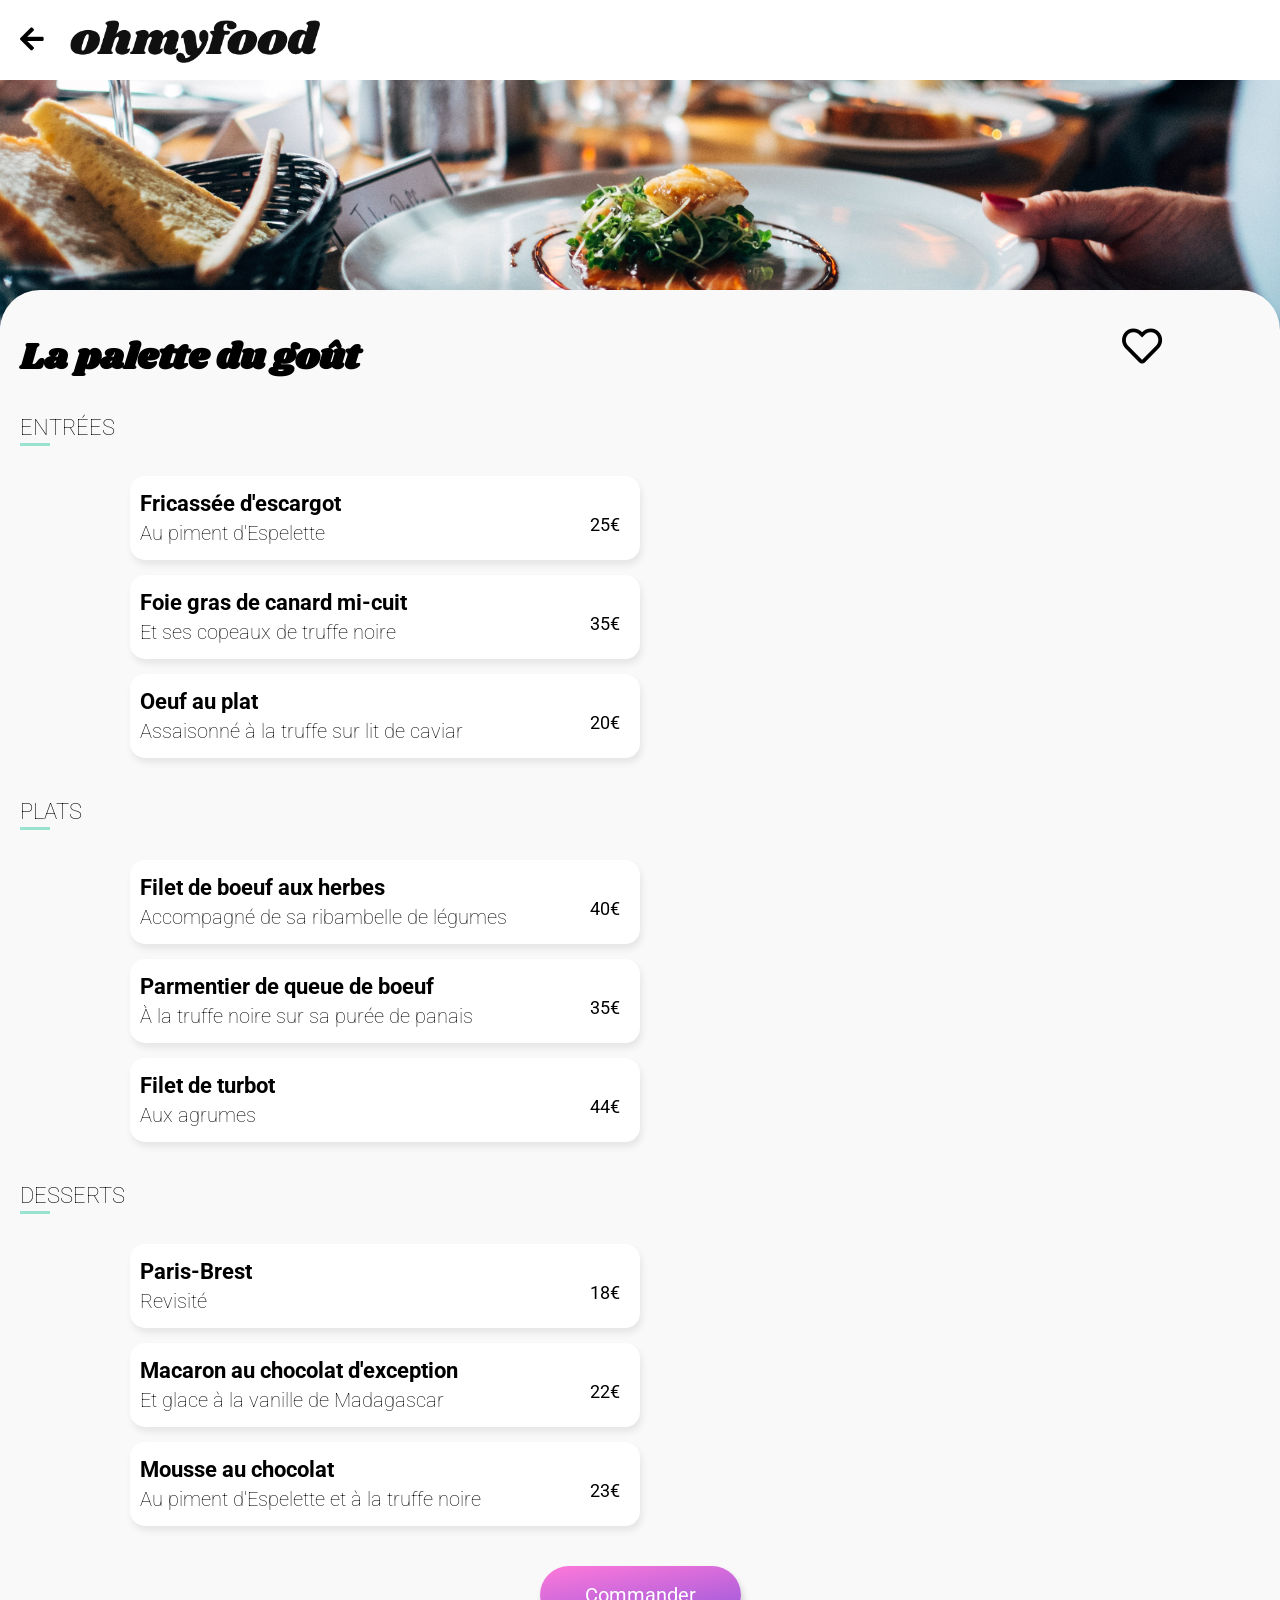
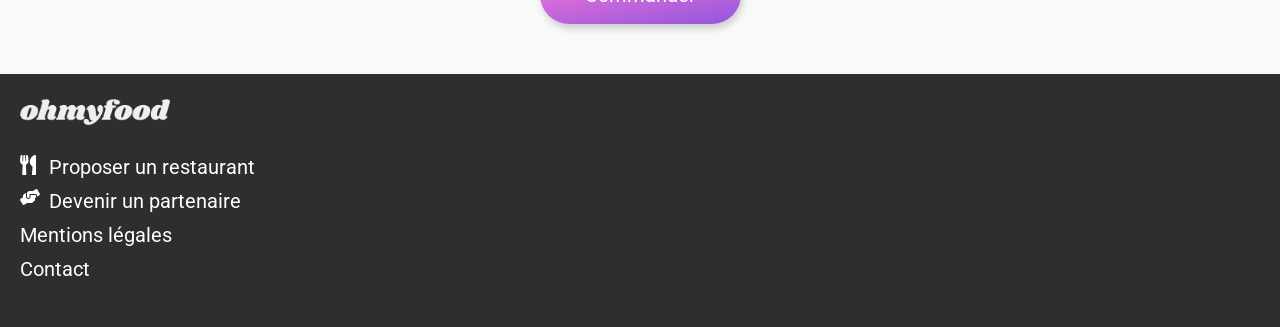
<file: Scripts/page-LPDG.html>
<!DOCTYPE html>
<html lang="fr">
	<head>
		<meta charset="UTF-8" />
		<meta name="viewport" content="width = device-width, initial-scale=1 ">

		<!-- Fichier CSS -->
		<link rel="stylesheet" href="public/CSS/style.css">

		<!-- Google font - Shrikhand -->
		<link rel="preconnect" href="https://fonts.googleapis.com"> 
		<link rel="preconnect" href="https://fonts.gstatic.com" crossorigin> 
		<link href="https://fonts.googleapis.com/css2?family=Shrikhand&display=swap" rel="stylesheet">

		<!-- Google font - Roboto -->
		<link rel="preconnect" href="https://fonts.googleapis.com"> 
		<link rel="preconnect" href="https://fonts.gstatic.com" crossorigin> 
		<link href="https://fonts.googleapis.com/css2?family=Roboto:ital,wght@0,100;0,300;0,400;0,500;0,700;0,900;1,100;1,300;1,400;1,500;1,700;1,900&display=swap" rel="stylesheet">
		
		<!-- FontAwesome -->
		<link rel="stylesheet" href="https://use.fontawesome.com/releases/v5.15.4/css/all.css" integrity="sha384-DyZ88mC6Up2uqS4h/KRgHuoeGwBcD4Ng9SiP4dIRy0EXTlnuz47vAwmeGwVChigm" crossorigin="anonymous">

		<title>la palette du goût</title>
	</head>

	<body>
		<header class="page__head">

			<!-- Bandeau "Oh My Food" -->
            <a href="index.html" class="lien-accueil">
			    <i class="fas fa-arrow-left head__logo"></i>
            </a>
            <figure class="head__fig">
				<img src="public/images/ohmyfood.png" alt="logo-OMF" class="head__img">
			</figure>
		</header>

		<main class="page__main">

            <section class="bandeau-image">

				<!-- Bandeau image -->

                <figure class="bandeau__fig">
                    <img src="public/images/lapalettedugout.jpg" alt="img-LPDG" class="bandeau__img">
                </figure>
            </section>

            <section class="section-menu">

                <!-- Menu -->

                <div class="section-menu__titre">
                    <h1>La palette du goût</h1>
                    <div class="icons-heart">
                        <i class="far fa-heart  menu__logo menu__logo--vide coeur-logo coeur-logo--vide vide"></i>
                        <i class="fas fa-heart  menu__logo menu__logo--plein coeur-logo coeur-logo--plein plein"></i>
                    </div>
                </div>

                <!-- ENTREES -->
                <div class="section-menu__liste section-menu__liste--1">

                    <!-- Titre -->
                    <h4 class="menu__titre">ENTRÉES</h4>

                    <!-- Entrée 1 -->
                    <div class="menu__liste menu__liste--1">
                        <div class="menu__nom">
                            <h3 class="overflow-ellipsis">Fricassée d'escargot</h3>
                                <p class="overflow-ellipsis">Au piment d'Espelette </p>
                        </div>
                        <div class="menu__choix">
                            <div class="menu__prix">
                                <p>25€</p>
                            </div>
                            <div class="menu__validation">
                                <div class="menu__validation-logo">
                                    <i class="fas fa-check-circle menu__val-logo"></i>
                                </div>
                            </div>
                        </div>
                    </div>

                    <!-- Entrée 2 -->
                    <div class="menu__liste menu__liste menu__liste--2">
                        <div class="menu__nom">
                            <h3 class="overflow-ellipsis">Foie gras de canard mi-cuit</h3>
                                <p class="overflow-ellipsis">Et ses copeaux de truffe noire</p>
                        </div>
                        <div class="menu__choix">
                            <div class="menu__prix">
                                <p>35€</p>
                            </div>
                            <div class="menu__validation">
                                <div class="menu__validation-logo">
                                    <i class="fas fa-check-circle menu__val-logo"></i>
                                </div>
                            </div>
                        </div>
                    </div>

                    <!-- Entrée 3 -->
                    <div class="menu__liste menu__liste menu__liste--3">
                        <div class="menu__nom">
                            <h3 class="overflow-ellipsis">Oeuf au plat</h3>
                                <p class="overflow-ellipsis">Assaisonné à la truffe sur lit de caviar</p>
                        </div>
                        <div class="menu__choix">
                            <div class="menu__prix">
                                <p>20€</p>
                            </div>
                            <div class="menu__validation">
                                <div class="menu__validation-logo">
                                    <i class="fas fa-check-circle menu__val-logo"></i>
                                </div>
                            </div>
                        </div>
                    </div>
                </div>

                <!-- PLATS -->
                <div class="section-menu__liste section-menu__liste--2">

                    <!-- Titre -->
                    <h4 class="menu__titre">PLATS</h4>

                    <!-- Plat 1 -->
                    <div class="menu__liste menu__liste menu__liste--4">
                        <div class="menu__nom">
                            <h3 class="overflow-ellipsis">Filet de boeuf aux herbes</h3>
                                <p class="overflow-ellipsis">Accompagné de sa ribambelle de légumes</p>
                        </div>
                        <div class="menu__choix">
                            <div class="menu__prix">
                                <p>40€</p>
                            </div>
                            <div class="menu__validation">
                                <div class="menu__validation-logo">
                                    <i class="fas fa-check-circle menu__val-logo"></i>
                                </div>
                            </div>
                        </div>
                    </div>
                    
                    <!-- Plat 2 -->
                    <div class="menu__liste menu__liste menu__liste--5">
                        <div class="menu__nom">
                            <h3 class="overflow-ellipsis">Parmentier de queue de boeuf</h3>
                                <p class="overflow-ellipsis">À la truffe noire sur sa purée de panais</p>
                        </div>
                        <div class="menu__choix">
                            <div class="menu__prix">
                                <p>35€</p>
                            </div>
                            <div class="menu__validation">
                                <div class="menu__validation-logo">
                                    <i class="fas fa-check-circle menu__val-logo"></i>
                                </div>
                            </div>
                        </div>
                    </div>

                    <!-- Plat 3 -->
                    <div class="menu__liste menu__liste menu__liste--6">
                        <div class="menu__nom">
                            <h3 class="overflow-ellipsis">Filet de turbot</h3>
                                <p class="overflow-ellipsis">Aux agrumes</p>
                        </div>
                        <div class="menu__choix">
                            <div class="menu__prix">
                                <p>44€</p>
                            </div>
                            <div class="menu__validation">
                                <div class="menu__validation-logo">
                                    <i class="fas fa-check-circle menu__val-logo"></i>
                                </div>
                            </div>
                        </div>
                    </div>
                </div>

                <!-- DESSERTS -->
                <div class="section-menu__liste section-menu__liste--3">

                    <!-- Titre -->
                    <h4 class="menu__titre">DESSERTS</h4>

                    <!-- Dessert 1 -->
                    <div class="menu__liste menu__liste menu__liste--7">
                        <div class="menu__nom">
                            <h3 class="overflow-ellipsis">Paris-Brest</h3>
                                <p class="overflow-ellipsis">Revisité</p>
                        </div>
                        <div class="menu__choix">
                            <div class="menu__prix">
                                <p>18€</p>
                            </div>
                            <div class="menu__validation">
                                <div class="menu__validation-logo">
                                    <i class="fas fa-check-circle menu__val-logo"></i>
                                </div>
                            </div>
                        </div>
                    </div>
                    
                    <!-- Dessert 2 -->
                    <div class="menu__liste menu__liste menu__liste--8">
                        <div class="menu__nom">
                            <h3 class="overflow-ellipsis">Macaron au chocolat d'exception </h3>
                                <p class="overflow-ellipsis">Et glace à la vanille de Madagascar</p>
                        </div>
                        <div class="menu__choix">
                            <div class="menu__prix">
                                <p>22€</p>
                            </div>
                            <div class="menu__validation">
                                <div class="menu__validation-logo">
                                    <i class="fas fa-check-circle menu__val-logo"></i>
                                </div>
                            </div>
                        </div>
                    </div>
    
                    <!-- Dessert 3 -->
                    <div class="menu__liste menu__liste menu__liste--9">
                        <div class="menu__nom">
                            <h3 class="overflow-ellipsis">Mousse au chocolat</h3>
                                <p class="overflow-ellipsis">Au piment d'Espelette et à la truffe noire</p>
                        </div>
                        <div class="menu__choix">
                            <div class="menu__prix">
                                <p>23€</p>
                            </div>
                            <div class="menu__validation">
                                <div class="menu__validation-logo">
                                    <i class="fas fa-check-circle menu__val-logo"></i>
                                </div>
                            </div>
                        </div>
                    </div>
                </div>

                <!-- Bouton -->
                <nav>
                    <button type="submit" name="bouton" class="bouton bouton__commander">Commander</button>
                </nav>
            </section>
        </main>

        <!-- Footer -->
		<footer class="page__foot">
			<figure class="foot__fig">
				<img src="public/images/ohmyfood.png" alt="logo-OMF-foot" class="foot__img">
			</figure>
			<ul class="foot__liste">
				<li>
					<a href="#" class="foot__elt">
						<i class="fas fa-solid fa-utensils  foot__logo  foot__logo--knife"></i>
						<p>Proposer un restaurant</p>
					</a>
				</li>
				<li>
					<a href="#" class="foot__elt">
						<i class="fas fa-hands-helping  foot__logo  foot__logo--hand"></i>
						<p>Devenir un partenaire</p>
					</a>
				</li>
				<li>
					<a href="#" class="foot__link">Mentions légales</a>
				</li>
				<li>
					<a href="mailto:#" class="foot__link">Contact</a>
				</li>
			</ul>
		</footer>
	</body>
</html>
</file>
<file: Scripts/public/CSS/style.css>
@charset "UTF-8";
/**
 * TABLE DES MATIERES
 *
 * OUTILS
 * Variables........................... Variables utiles (couleurs)
 * Animations.......................... Animations des pages et des éléments
 *
 * PAGES 
 * Loading............................. Page de chargement
 *
 * BASE
 * Global.............................. Styles de la page
 * Typographie......................... Styles des titres, paragraphes, liens et boutons
 *
 * LAYOUTS
 * Header.............................. Partie haut de page
 * Section Présentation................ Partie localisation et présentation - page d'accueil
 * Section Fonctionnement.............. Partie explication du fonctionnement - page d'accueil
 * Section Restaurants................. Partie cartes restaurant - page d'accueil
 * Section Menu........................ Partie du détail des menus - pages menus
 * Footer.............................. Partie pied de page
 *
 * COMPOSANTS
 * Images ............................. Eléments images
 * Boutons............................. Eléments boutons
*/
/*-------------------------------------------------------------------------*/
/*                                 OUTILS                                  */
/*----------------------------------------*/
/* ANIMATIONS */
/*----------------------------------------*/
/*--------------------*/
/* ANIMATIONS - LOADING SPINNER */
.load__bar {
  animation: bars 700ms both infinite ease-in-out alternate;
}
.load__bar--1 {
  animation-delay: 58.3333333333ms;
}
.load__bar--2 {
  animation-delay: 116.6666666667ms;
}
.load__bar--3 {
  animation-delay: 175ms;
}
.load__bar--4 {
  animation-delay: 233.3333333333ms;
}
.load__bar--5 {
  animation-delay: 291.6666666667ms;
}
.load__bar--6 {
  animation-delay: 350ms;
}
.load__bar--7 {
  animation-delay: 408.3333333333ms;
}
.load__bar--8 {
  animation-delay: 466.6666666667ms;
}
.load__bar--9 {
  animation-delay: 525ms;
}
.load__bar--10 {
  animation-delay: 583.3333333333ms;
}
.load__bar--11 {
  animation-delay: 641.6666666667ms;
}
.load__bar--12 {
  animation-delay: 700ms;
}

@keyframes bars {
  /* Mouvement des barres */
  0% {
    transform: translate(0px, 0vh);
    transform: scale(0.3, 0.3);
    background: #9356DC;
  }
  100% {
    transform: translate(0px, -3vh);
    transform: scale(2, 2.5);
    background: #FF79DA;
  }
}
.chargement {
  width: 100%;
  height: 100vh;
  background: #f9f9f9;
  text-align: center;
  display: inline-flex;
  align-items: center;
  justify-content: center;
  position: absolute;
  z-index: 1;
  opacity: 0;
  transform: scaleX(0);
  animation: chargement 3000ms;
}

@keyframes chargement {
  /* Apparition et disparition du loading spinner */
  0% {
    opacity: 0.9;
    transform: scaleX(1);
  }
  80% {
    opacity: 0.8;
  }
  99% {
    transform: scaleX(1);
  }
  100% {
    opacity: 0;
    transform: scaleX(0);
  }
}
.page {
  opacity: 1;
  animation: apparition 3000ms;
}

@keyframes apparition {
  /* Apparition de la page */
  0% {
    opacity: 0.1;
  }
  80% {
    opacity: 0.2;
  }
  100% {
    opacity: 1;
  }
}
/*--------------------*/
/* ANIMATIONS - COEURS */
.coeur-logo {
  position: absolute;
}
.coeur-logo--vide {
  font-size: 25px;
  margin-top: 26px;
  opacity: 1;
  z-index: 1;
  transition: opacity 1000ms;
}
.coeur-logo--vide:active {
  opacity: 0;
}
.coeur-logo--vide:active + .coeur-logo--plein {
  opacity: 1;
}
.coeur-logo--vide:hover {
  opacity: 0;
}
.coeur-logo--vide:hover + .coeur-logo--plein {
  opacity: 1;
}
.coeur-logo--plein {
  display: block;
  font-size: 25px;
  margin-top: 26px;
  color: #99E2D0;
  background: linear-gradient(0deg, #FF79DA, #9356DC);
  -webkit-background-clip: text;
  -moz-background-clip: text;
  -webkit-text-fill-color: transparent;
  -moz-text-fill-color: transparent;
  opacity: 0;
  z-index: 0;
  transition: opacity 1000ms;
}

/*--------------------*/
/* ANIMATIONS - APPARITION MENU */
.section-menu__liste {
  animation: menu 1000ms both;
}
.section-menu__liste--1 {
  animation-delay: 600ms;
}
.section-menu__liste--2 {
  animation-delay: 1200ms;
}
.section-menu__liste--3 {
  animation-delay: 1800ms;
}

@keyframes menu {
  /* Apparition des entrées, plats et desserts */
  0% {
    opacity: 0;
  }
  100% {
    opacity: 1;
  }
}
.menu__liste {
  animation: plat 500ms both;
}
.menu__liste--1 {
  animation-delay: 300ms;
}
.menu__liste--2 {
  animation-delay: 600ms;
}
.menu__liste--3 {
  animation-delay: 900ms;
}
.menu__liste--4 {
  animation-delay: 1200ms;
}
.menu__liste--5 {
  animation-delay: 1500ms;
}
.menu__liste--6 {
  animation-delay: 1800ms;
}
.menu__liste--7 {
  animation-delay: 2100ms;
}
.menu__liste--8 {
  animation-delay: 2400ms;
}
.menu__liste--9 {
  animation-delay: 2700ms;
}
.menu__liste--10 {
  animation-delay: 3000ms;
}

@keyframes plat {
  /* Apparition des plats dans les catégories (entree, plat, dessert) */
  0% {
    transform: translateY(20px);
    opacity: 0;
  }
  100% {
    transform: translateY(0px);
    opacity: 1;
  }
}
/*--------------------*/
/* ANIMATIONS - SELECTION PLAT */
.menu__choix {
  transition: transform 500ms;
}
.menu__validation-logo {
  transition: transform 500ms;
}
.menu__val-logo {
  transform: rotate(0turn);
  transition: transform 500ms;
}
.menu__liste:active .menu__nom {
  width: 65%;
}
.menu__liste:active .menu__choix {
  transform: translate(-50px, 0);
}
.menu__liste:active .menu__val-logo {
  transform: rotate(-1turn);
}
.menu__liste:active .menu__validation-logo {
  transform: translate(13px, 0);
}
.menu__liste:hover .menu__nom {
  width: 65%;
}
.menu__liste:hover .menu__choix {
  transform: translate(-50px, 0);
}
.menu__liste:hover .menu__val-logo {
  transform: rotate(-1turn);
}
.menu__liste:hover .menu__validation-logo {
  transform: translate(13px, 0);
}

/*-------------------------------------------------------------------------*/
/*                                 PAGES                                   */
/*----------------------------------------*/
/* LOADING */
/*----------------------------------------*/
.load {
  width: 36vh;
  height: 3vh;
  display: flex;
  justify-content: space-evenly;
  position: absolute;
}
.load__bar {
  background: #9356DC;
  height: 100%;
  width: 3vh;
}

/*-------------------------------------------------------------------------*/
/*                                 BASES                                   */
/*----------------------------------------*/
/* GLOBAL */
/*----------------------------------------*/
body {
  width: 100%;
  max-width: 1500px;
  margin: 0 auto;
}

/*----------------------------------------*/
/* TYPOGRAPHIE */
/*----------------------------------------*/
h1 {
  font-family: "Shrikhand", sans-serif;
  font-size: 1.5rem;
  margin-bottom: 0px;
}
@media screen and (min-width: 769px) and (max-width: 1440px) {
  h1 {
    font-size: 2.3rem;
  }
}
@media screen and (min-width: 1441px) {
  h1 {
    font-size: 2.5rem;
  }
}

h2 {
  font-family: "Roboto", sans-serif;
  font-size: 1.5rem;
  margin: 20px;
}
@media screen and (min-width: 769px) {
  h2 {
    font-size: 2rem;
  }
}

h3 {
  font-family: "Roboto", sans-serif;
  font-size: 1.1rem;
}
@media screen and (min-width: 769px) {
  h3 {
    font-size: 1.4rem;
  }
}

h4 {
  font-family: "Roboto", sans-serif;
  font-size: 0.9rem;
  font-weight: lighter;
}
@media screen and (min-width: 769px) {
  h4 {
    font-size: 1.4rem;
  }
}
@media screen and (min-width: 1440px) {
  h4 {
    font-size: 1.6rem;
  }
}

p {
  font-family: "Roboto", sans-serif;
  font-size: 1.1rem;
}
@media screen and (min-width: 769px) {
  p {
    font-size: 1.5rem;
  }
}

a {
  font-family: "Roboto", sans-serif;
  color: black;
  text-decoration: none;
}

button {
  font-family: "Roboto", sans-serif;
  font-size: 1rem;
  color: white;
}

/*-------------------------------------------------------------------------*/
/*                                LAYOUTS                                  */
/*----------------------------------------*/
/* HEADER */
/*----------------------------------------*/
.page__head {
  width: 100%;
  height: 60px;
  background: #FFF;
  box-shadow: 0px 1px 6px black;
}
@media screen and (min-width: 769px) {
  .page__head {
    height: 80px;
  }
}

.head__logo {
  position: absolute;
  margin-top: 20px;
  margin-left: 20px;
  font-size: 20px;
}
@media screen and (min-width: 769px) {
  .head__logo {
    font-size: 27px;
    margin-top: 25px;
    margin-right: 50px;
  }
}

/*----------------------------------------*/
/* PRESENTATION */
/*----------------------------------------*/
/*--------------------*/
/* PRESENTATION-LOCALISATION */
.localisation {
  height: 35px;
  background: #ececec;
  opacity: 0.8;
  text-align: center;
  padding-top: 5px;
}
@media screen and (min-width: 769px) {
  .localisation {
    height: 50px;
  }
}
.localisation__logo {
  font-size: 16px;
  width: 10px;
}
@media screen and (min-width: 769px) {
  .localisation__logo {
    font-size: 25px;
    margin-right: 20px;
  }
}
.localisation__txt {
  border: 1px solid #ececec;
  border-radius: 20px;
  padding: 5px 10px;
  background: none;
  font-size: 17px;
  width: 160px;
}
@media screen and (min-width: 769px) {
  .localisation__txt {
    font-size: 22px;
    width: 200px;
    margin-top: 2px;
  }
}
.localisation :focus {
  background: #f9f9f9;
  opacity: 5;
}

/*--------------------*/
/* PRESENTATION-NAVIGATION */
.navigation {
  height: 260px;
  background: #f9f9f9;
  padding-top: 50px;
  text-align: center;
}
.navigation p {
  font-weight: lighter;
}
@media screen and (min-width: 426px) and (max-width: 768px) {
  .navigation {
    height: 250px;
    padding-left: 10%;
    padding-right: 10%;
  }
  .navigation br {
    display: none;
  }
}
@media screen and (min-width: 769px) {
  .navigation {
    height: 250px;
  }
  .navigation br {
    display: none;
  }
}

/*----------------------------------------*/
/* SECTION FONCTIONNEMENT */
/*----------------------------------------*/
.fctmt {
  padding-left: 20px;
  padding-top: 50px;
  padding-bottom: 50px;
  max-width: 400px;
}
@media screen and (min-width: 769px) {
  .fctmt {
    max-width: 500px;
  }
}
.fctmt h2 {
  margin-left: 0px;
  margin-bottom: 0px;
}
.fctmt h2:hover {
  background: none;
}
.fctmt__num {
  font-size: 13px;
  background: #9356DC;
  padding-top: 5px;
  padding-bottom: 5px;
  padding-left: 9px;
  padding-right: 9px;
  border-radius: 50px;
  color: #FFF;
  position: absolute;
  margin-top: 40px;
}
@media screen and (min-width: 769px) {
  .fctmt__num {
    font-size: 20px;
    padding-top: 6px;
    padding-bottom: 6px;
    padding-left: 12px;
    padding-right: 12px;
    margin-top: 45px;
  }
}
.fctmt__txt {
  display: flex;
  margin-top: 20px;
  margin-left: 3.5%;
  margin-right: 5%;
  padding-left: 30px;
  background: #f9f9f9;
  border-radius: 20px;
  box-shadow: 2px 5px 6px #e6e6e6;
}
@media screen and (min-width: 769px) {
  .fctmt__txt {
    padding-left: 50px;
  }
}
.fctmt__txt p {
  font-size: 16px;
  padding-top: 7px;
  padding-bottom: 7px;
}
@media screen and (min-width: 769px) {
  .fctmt__txt p {
    font-size: 20px;
    padding-top: 10px;
    padding-bottom: 10px;
  }
}
.fctmt__logo {
  color: grey;
  margin-right: 20px;
}
@media screen and (min-width: 769px) {
  .fctmt__logo {
    margin-right: 30px;
  }
}
.fctmt__logo--tel {
  font-size: 19px;
  margin-top: 22px;
}
@media screen and (min-width: 769px) {
  .fctmt__logo--tel {
    font-size: 25px;
    margin-top: 28px;
  }
}
.fctmt__logo--list {
  font-size: 17px;
  margin-top: 24px;
}
@media screen and (min-width: 769px) {
  .fctmt__logo--list {
    font-size: 23px;
    margin-top: 30px;
  }
}
.fctmt__logo--shop {
  font-size: 15px;
  margin-top: 25px;
}
@media screen and (min-width: 769px) {
  .fctmt__logo--shop {
    font-size: 20px;
    margin-top: 31px;
  }
}
.fctmt :hover {
  background: whitesmoke;
}
.fctmt :hover .fctmt__logo {
  color: #9356DC;
}

/*----------------------------------------*/
/* SECTION RESTO */
/*----------------------------------------*/
/*--------------------*/
/* RESTO - GENERAL */
.resto {
  padding-top: 50px;
  background: #f9f9f9;
  padding-bottom: 40px;
}
.resto h2 {
  margin-left: 20px;
  margin-bottom: 20px;
}
@media screen and (min-width: 426px) {
  .resto__liste {
    display: flex;
    flex-wrap: wrap;
    justify-content: space-evenly;
  }
}

/*--------------------*/
/* RESTO - CARTES RESTO */
.carte-resto {
  max-width: 400px;
  width: 90%;
  margin-left: auto;
  margin-right: auto;
  height: 250px;
  background: #FFF;
  margin-bottom: 20px;
  border-radius: 20px;
  box-shadow: 2px 5px 6px #e6e6e6;
  transform: scale(1);
  transition: transform 250ms;
}
@media screen and (min-width: 460px) {
  .carte-resto {
    max-width: 500px;
    min-width: 210px;
    width: 40%;
    height: 300px;
    margin-left: 5px;
    margin-right: 5px;
  }
}
.carte-resto__image {
  /* images des cartes resto */
  width: 100%;
  height: 100%;
}
.carte-resto__description {
  /* Description du resto (nom/localisation) */
  display: flex;
  justify-content: space-between;
  margin-top: -80px;
  padding-left: 10px;
}
.carte-resto__description p {
  font-size: 17px;
  margin-top: -10px;
  font-weight: lighter;
}
@media screen and (min-width: 769px) {
  .carte-resto__description p {
    font-size: 20px;
  }
}
@media screen and (min-width: 769px) {
  .carte-resto__description h3 {
    margin-top: 2px;
  }
}
.carte-resto__logo {
  /* Logo coeur */
  display: block;
  position: absolute;
  margin-top: -50px;
  margin-left: 85%;
  margin-right: 20px;
  font-size: 24px;
}
@media screen and (min-width: 460px) and (max-width: 768px) {
  .carte-resto__logo {
    font-size: 26px;
    margin-top: -60px;
  }
}
@media screen and (min-width: 769px) {
  .carte-resto__logo {
    font-size: 27px;
    margin-top: -60px;
  }
}
.carte-resto__logo-nouv {
  /* Logo coeur pour les cartes ayant l'étiquette 'nouveau' */
  display: block;
  position: absolute;
  margin-top: 150px;
  margin-left: 85%;
  margin-right: 20px;
}
@media screen and (min-width: 460px) and (max-width: 768px) {
  .carte-resto__logo-nouv {
    font-size: 26px;
    margin-top: 190px;
  }
}
@media screen and (min-width: 769px) {
  .carte-resto__logo-nouv {
    font-size: 27px;
    margin-top: 180px;
  }
}
.carte-resto__nouv {
  /* étiquette 'nouveau' */
  display: block;
  position: relative;
  margin-left: auto;
  margin-right: 13px;
  color: #3c8172;
  background: #99E2D0;
  width: 74px;
  margin-top: -253px;
  text-align: center;
  border-radius: 5px;
}
.carte-resto__nouv p {
  font-size: 13px;
  padding-top: 5px;
  padding-bottom: 5px;
}
@media screen and (min-width: 769px) {
  .carte-resto__nouv p {
    font-size: 17px;
    padding-top: 8px;
    padding-bottom: 8px;
  }
}
@media screen and (min-width: 460px) and (max-width: 768px) {
  .carte-resto__nouv {
    margin-top: -300px;
  }
}
@media screen and (min-width: 769px) {
  .carte-resto__nouv {
    width: 90px;
    margin-top: -310px;
  }
}
.carte-resto:hover {
  transform: scale(1.05);
}

/*----------------------------------------*/
/* SECTION MENU */
/*----------------------------------------*/
/*--------------------*/
/* SECTION MENU - GENERAL */
.section-menu {
  background: #f9f9f9;
  padding-top: 10px;
  border-radius: 40px 40px 0px 0px;
  margin-top: -40px;
  position: relative;
}
.section-menu__titre {
  display: flex;
  justify-content: space-between;
  padding-left: 20px;
  padding-right: 30px;
}
.section-menu__liste {
  margin-bottom: 40px;
}
.section-menu nav {
  display: flex;
  justify-content: center;
}

/*--------------------*/
/* SECTION MENU - MENU */
.overflow-ellipsis {
  /* Texte (titre et paragraphe) qui doit être rogné */
  white-space: nowrap;
  overflow: hidden;
  text-overflow: ellipsis;
}

.menu__logo {
  /* Logo coeur */
  background-color: #f9f9f9;
  margin-left: -10%;
}
@media screen and (min-width: 769px) and (max-width: 1440px) {
  .menu__logo {
    font-size: 40px;
  }
}
@media screen and (min-width: 1441px) {
  .menu__logo {
    font-size: 50px;
  }
}
.menu__titre {
  /* entrée, plat, dessert */
  margin-left: 20px;
  width: 30px;
  padding-bottom: 3px;
  border-bottom: 3px solid #99E2D0;
}
.menu__liste {
  /* Contient plats (h3/p) prix et coche */
  display: flex;
  justify-content: stretch;
  overflow: hidden;
  position: relative;
  background: #FFF;
  box-shadow: 2px 5px 6px #e6e6e6;
  border-radius: 15px;
  padding-left: 10px;
  margin-bottom: 15px;
  max-width: 500px;
  width: 90%;
  margin-left: auto;
  margin-right: auto;
}
@media screen and (min-width: 570px) {
  .menu__liste {
    margin-left: 20px;
  }
}
@media screen and (min-width: 769px) {
  .menu__liste {
    margin-left: 130px;
  }
}
.menu__choix {
  /* Contient prix et coche */
  display: flex;
  border-radius: 0px 15px 15px 0px;
  overflow: hidden;
  width: 200px;
  position: absolute;
  right: -130px;
  height: 100%;
}
@media screen and (min-width: 769px) {
  .menu__choix {
    right: -120px;
  }
}
@media screen and (min-width: 1440px) {
  .menu__choix {
    right: -115px;
  }
}
.menu__nom {
  /* Contient nom du plat (h3/p) */
  width: 80%;
}
.menu__nom p {
  font-size: 15px;
  font-weight: lighter;
  margin-top: 0px;
  margin-bottom: 15px;
}
@media screen and (min-width: 769px) {
  .menu__nom p {
    font-size: 20px;
  }
}
@media screen and (min-width: 1440px) {
  .menu__nom p {
    font-size: 23px;
  }
}
.menu__nom h3 {
  font-size: 17px;
  margin-top: 15px;
  margin-bottom: 5px;
}
@media screen and (min-width: 769px) {
  .menu__nom h3 {
    font-size: 22px;
  }
}
@media screen and (min-width: 1440px) {
  .menu__nom h3 {
    font-size: 25px;
  }
}
.menu__prix {
  margin-top: 20px;
  margin-left: 30px;
  margin-right: 20px;
}
.menu__prix p {
  font-size: 13px;
}
@media screen and (min-width: 769px) {
  .menu__prix p {
    font-size: 18px;
  }
}
@media screen and (min-width: 1440px) {
  .menu__prix p {
    font-size: 21px;
  }
}
.menu__validation {
  /* Coche */
  height: 100%;
  width: 60px;
  margin-right: -60px;
  background: #99E2D0;
  border-radius: 0px 15px 15px 0px;
}
.menu__val-logo {
  /* Logo de coche */
  font-size: 20px;
  margin-top: 28px;
  color: #FFF;
}
@media screen and (min-width: 769px) {
  .menu__val-logo {
    font-size: 24px;
    margin-top: 30px;
  }
}

/*--------------------*/
/* SECTION MENU - BOUTON */
.bouton__commander {
  /* Placement du bouton */
  margin-left: auto;
  margin-right: auto;
  font-size: 20px;
}

/*----------------------------------------*/
/* FOOTER */
/*----------------------------------------*/
.page__foot {
  background-color: #2e2e2e;
  padding-left: 20px;
  padding-bottom: 20px;
}

.foot__liste {
  list-style: none;
  padding-left: 0px;
}
.foot__liste li {
  padding-bottom: 10px;
}
.foot__elt {
  display: flex;
  flex-direction: row;
  color: #FFF;
}
.foot__elt p {
  margin-top: 0px;
  margin-bottom: 0px;
  font-size: 15px;
}
@media screen and (min-width: 769px) {
  .foot__elt p {
    font-size: 20px;
  }
}
.foot__logo {
  margin-top: 0px;
  color: #FFF;
}
.foot__logo--knife {
  font-size: 15px;
  margin-right: 11px;
}
@media screen and (min-width: 769px) {
  .foot__logo--knife {
    font-size: 20px;
    margin-right: 13px;
  }
}
.foot__logo--hand {
  font-size: 11px;
  margin-right: 9px;
}
@media screen and (min-width: 769px) {
  .foot__logo--hand {
    font-size: 16px;
  }
}
.foot__link {
  color: #FFF;
  font-size: 15px;
}
@media screen and (min-width: 769px) {
  .foot__link {
    font-size: 20px;
  }
}

/*-------------------------------------------------------------------------*/
/*                               COMPOSANTS                                */
/*----------------------------------------*/
/* IMAGES */
/*----------------------------------------*/
/*--------------------*/
/* IMAGES-HEADER */
.head__fig {
  height: 60px;
  margin: 0px;
  text-align: center;
  padding-top: 20px;
}
@media screen and (min-width: 769px) {
  .head__fig {
    text-align: left;
    padding-left: 70px;
  }
}
.head__fig .head__img {
  width: 160px;
}
@media screen and (min-width: 769px) {
  .head__fig .head__img {
    width: 250px;
  }
}

/*--------------------*/
/* IMAGES-RESTO */
.carte-resto__fig {
  width: 100%;
  height: 70%;
  margin: 0px;
}
.carte-resto__img {
  width: 100%;
  height: 100%;
  object-fit: cover;
  border-radius: 17px 17px 0px 0px;
}

/*--------------------*/
/* IMAGES-PAGES RESTO */
.bandeau__fig {
  width: 100%;
  height: 250px;
  margin: 0px;
}
.bandeau__img {
  width: 100%;
  height: 100%;
  object-fit: cover;
}

/*--------------------*/
/* IMAGES-FOOTER */
.foot__fig {
  height: 25px;
  margin: 0px;
  padding-top: 25px;
}
@media screen and (min-width: 769px) {
  .foot__fig {
    height: 40px;
  }
}
.foot__fig .foot__img {
  width: 100px;
  filter: invert(100%);
}
@media screen and (min-width: 769px) {
  .foot__fig .foot__img {
    width: 150px;
  }
}

/*----------------------------------------*/
/* BOUTONS */
/*----------------------------------------*/
.bouton {
  border: none;
  border-radius: 50px;
  background: linear-gradient(170deg, #FF79DA, #9356DC);
  cursor: pointer;
  transition: transform 250ms;
  box-shadow: 2px 5px 6px #d1d1d1;
}
@media screen and (min-width: 769px) {
  .bouton {
    font-size: 1.3rem;
  }
}
.bouton:hover {
  background: linear-gradient(170deg, #fface8, #ae80e5);
  box-shadow: 2px 5px 6px #b3b3b3;
}

/*--------------------*/
/* BOUTONS-PRESENTATION */
.navigation__bouton {
  margin-top: 20px;
  padding-top: 15px;
  padding-bottom: 15px;
  padding-left: 20px;
  padding-right: 20px;
}

/*--------------------*/
/* BOUTONS-COMMANDER */
.bouton__commander {
  margin-bottom: 50px;
  justify-self: center;
  padding-top: 17px;
  padding-bottom: 17px;
  padding-left: 45px;
  padding-right: 45px;
  font-size: 16px;
}
@media screen and (min-width: 769px) {
  .bouton__commander {
    font-size: 20px;
  }
}

/*# sourceMappingURL=style.css.map */
</file>
